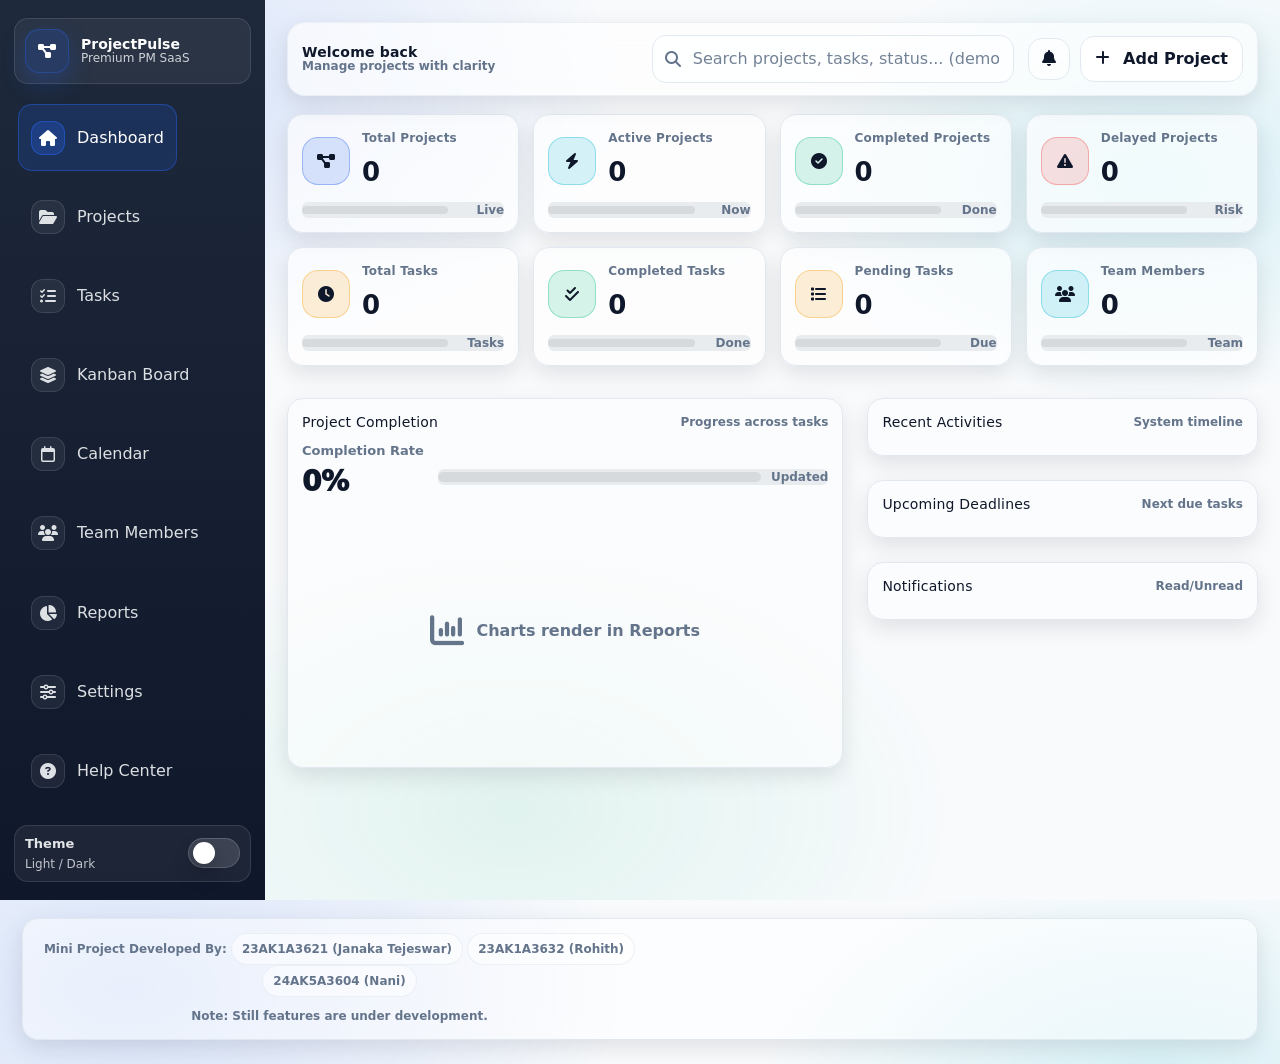
<file: index.html>
<!doctype html>
<html lang="en">
<head>
  <meta charset="utf-8" />
  <meta name="viewport" content="width=device-width, initial-scale=1" />
  <title>Project Management System</title>
  <link href="https://cdn.jsdelivr.net/npm/bootstrap@5.3.3/dist/css/bootstrap.min.css" rel="stylesheet">
  <link href="https://cdnjs.cloudflare.com/ajax/libs/font-awesome/6.5.0/css/all.min.css" rel="stylesheet">
  <link rel="stylesheet" href="style.css" />
</head>
<body>
  <div class="container-app">
    <!-- Sidebar -->
    <aside class="sidebar" id="app_sidebar">
      <div class="brand">
        <div class="logo"><i class="fa-solid fa-diagram-project"></i></div>
        <div class="title">
          <strong>ProjectPulse</strong>
          <span>Premium PM SaaS</span>
        </div>
      </div>

      <div class="nav">
        <div class="item active" id="nav_dashboard" data-page="dashboard.html">
          <div class="ico"><i class="fa-solid fa-house"></i></div>
          <div class="txt">Dashboard</div>
        </div>
        <div class="item" id="nav_projects" data-page="projects.html">
          <div class="ico"><i class="fa-solid fa-folder-open"></i></div>
          <div class="txt">Projects</div>
        </div>
        <div class="item" id="nav_tasks" data-page="tasks.html">
          <div class="ico"><i class="fa-solid fa-list-check"></i></div>
          <div class="txt">Tasks</div>
        </div>
        <div class="item" id="nav_kanban" data-page="kanban.html">
          <div class="ico"><i class="fa-solid fa-layer-group"></i></div>
          <div class="txt">Kanban Board</div>
        </div>
        <div class="item" id="nav_calendar" data-page="calendar.html">
          <div class="ico"><i class="fa-regular fa-calendar"></i></div>
          <div class="txt">Calendar</div>
        </div>
        <div class="item" id="nav_team" data-page="team.html">
          <div class="ico"><i class="fa-solid fa-users"></i></div>
          <div class="txt">Team Members</div>
        </div>
        <div class="item" id="nav_reports" data-page="reports.html">
          <div class="ico"><i class="fa-solid fa-chart-pie"></i></div>
          <div class="txt">Reports</div>
        </div>
        <div class="item" id="nav_settings" data-page="settings.html">
          <div class="ico"><i class="fa-solid fa-sliders"></i></div>
          <div class="txt">Settings</div>
        </div>
        <div class="item" id="nav_help" data-page="about.html">
          <div class="ico"><i class="fa-solid fa-circle-question"></i></div>
          <div class="txt">Help Center</div>
        </div>
      </div>

      <div class="bottom">
        <div class="theme-toggle">
          <div class="label">
            <strong>Theme</strong>
            <span>Light / Dark</span>
          </div>
          <label class="switch mb-0">
            <input type="checkbox" id="theme_toggle_checkbox" />
            <span class="slider"></span>
          </label>
        </div>
      </div>
    </aside>

    <!-- Main -->
    <main class="main">
      <div class="topbar">
        <button class="hamburger" id="sidebar_hamburger" aria-label="Toggle sidebar">
          <i class="fa-solid fa-bars"></i>
        </button>

        <div class="left">
          <div style="display:flex; flex-direction:column; line-height:1.1;">
            <strong style="font-size:14px; letter-spacing:.2px;">Welcome back</strong>
            <span style="font-size:12px; color:var(--muted); font-weight:800;">Manage projects with clarity</span>
          </div>
        </div>

        <div class="search">
          <i class="fa-solid fa-magnifying-glass"></i>
          <input type="text" placeholder="Search projects, tasks, status... (demo)" />
        </div>

        <div class="right">
          <button class="icon-btn" title="Notifications">
            <i class="fa-solid fa-bell"></i>
            <span class="badge-dot" id="notif_dot" style="display:none;"></span>
          </button>
          <button class="btn secondary" id="quick_add_project"><i class="fa-solid fa-plus me-2"></i> Add Project</button>
        </div>
      </div>

      <!-- Dashboard -->
      <section class="section" data-page-content>
        <div class="grid dashboard-cards">
          <div class="stat-card total" style="grid-column: span 3;">
            <div class="row">
              <div class="left">
                <div class="icon-box"><i class="fa-solid fa-diagram-project"></i></div>
                <div class="meta">
                  <div class="k">Total Projects</div>
                  <div class="v" id="stat_total_projects">0</div>
                </div>
              </div>
            </div>
            <div class="progress">
              <div class="bar"><span id="stat_total_projects_bar" style="width:0%"></span></div>
              <div class="pct">Live</div>
            </div>
          </div>

          <div class="stat-card active" style="grid-column: span 3;">
            <div class="row">
              <div class="left">
                <div class="icon-box"><i class="fa-solid fa-bolt"></i></div>
                <div class="meta">
                  <div class="k">Active Projects</div>
                  <div class="v" id="stat_active_projects">0</div>
                </div>
              </div>
            </div>
            <div class="progress">
              <div class="bar"><span style="background: linear-gradient(90deg, rgba(6,182,212,1), rgba(37,99,235,1));" id="stat_active_projects_bar">&nbsp;</span></div>
              <div class="pct">Now</div>
            </div>
          </div>

          <div class="stat-card completed" style="grid-column: span 3;">
            <div class="row">
              <div class="left">
                <div class="icon-box"><i class="fa-solid fa-circle-check"></i></div>
                <div class="meta">
                  <div class="k">Completed Projects</div>
                  <div class="v" id="stat_completed_projects">0</div>
                </div>
              </div>
            </div>
            <div class="progress">
              <div class="bar"><span style="background: linear-gradient(90deg, rgba(16,185,129,1), rgba(6,182,212,1));" id="stat_completed_projects_bar">&nbsp;</span></div>
              <div class="pct">Done</div>
            </div>
          </div>

          <div class="stat-card delayed" style="grid-column: span 3;">
            <div class="row">
              <div class="left">
                <div class="icon-box"><i class="fa-solid fa-triangle-exclamation"></i></div>
                <div class="meta">
                  <div class="k">Delayed Projects</div>
                  <div class="v" id="stat_delayed_projects">0</div>
                </div>
              </div>
            </div>
            <div class="progress">
              <div class="bar"><span style="background: linear-gradient(90deg, rgba(239,68,68,1), rgba(245,158,11,1));" id="stat_delayed_projects_bar">&nbsp;</span></div>
              <div class="pct">Risk</div>
            </div>
          </div>

          <div class="stat-card pending" style="grid-column: span 3;">
            <div class="row">
              <div class="left">
                <div class="icon-box" style="border-color: rgba(245,158,11,.35); background: rgba(245,158,11,.16)"><i class="fa-solid fa-clock"></i></div>
                <div class="meta">
                  <div class="k">Total Tasks</div>
                  <div class="v" id="stat_total_tasks">0</div>
                </div>
              </div>
            </div>
            <div class="progress">
              <div class="bar"><span style="background: linear-gradient(90deg, rgba(245,158,11,1), rgba(37,99,235,1));" id="stat_total_tasks_bar">&nbsp;</span></div>
              <div class="pct">Tasks</div>
            </div>
          </div>

          <div class="stat-card completed" style="grid-column: span 3;">
            <div class="row">
              <div class="left">
                <div class="icon-box"><i class="fa-solid fa-check-double"></i></div>
                <div class="meta">
                  <div class="k">Completed Tasks</div>
                  <div class="v" id="stat_completed_tasks">0</div>
                </div>
              </div>
            </div>
            <div class="progress">
              <div class="bar"><span style="background: linear-gradient(90deg, rgba(16,185,129,1), rgba(6,182,212,1));" id="stat_completed_tasks_bar">&nbsp;</span></div>
              <div class="pct">Done</div>
            </div>
          </div>

          <div class="stat-card pending" style="grid-column: span 3;">
            <div class="row">
              <div class="left">
                <div class="icon-box" style="border-color: rgba(245,158,11,.35); background: rgba(245,158,11,.16)"><i class="fa-solid fa-list"></i></div>
                <div class="meta">
                  <div class="k">Pending Tasks</div>
                  <div class="v" id="stat_pending_tasks">0</div>
                </div>
              </div>
            </div>
            <div class="progress">
              <div class="bar"><span style="background: linear-gradient(90deg, rgba(245,158,11,1), rgba(239,68,68,1));" id="stat_pending_tasks_bar">&nbsp;</span></div>
              <div class="pct">Due</div>
            </div>
          </div>

          <div class="stat-card active" style="grid-column: span 3;">
            <div class="row">
              <div class="left">
                <div class="icon-box"><i class="fa-solid fa-users"></i></div>
                <div class="meta">
                  <div class="k">Team Members</div>
                  <div class="v" id="stat_team_members">0</div>
                </div>
              </div>
            </div>
            <div class="progress">
              <div class="bar"><span style="background: linear-gradient(90deg, rgba(6,182,212,1), rgba(37,99,235,1));" id="stat_team_members_bar">&nbsp;</span></div>
              <div class="pct">Team</div>
            </div>
          </div>
        </div>

        <div class="row g-4 mt-2">
          <div class="col-12 col-lg-7">
            <div class="panel">
              <div class="hd">
                <h3>Project Completion</h3>
                <span>Progress across tasks</span>
              </div>
              <div class="body pb-3">
                <div style="display:flex; align-items:center; justify-content:space-between; gap:14px; padding:0 0 8px;">
                  <div>
                    <div style="font-size:13px; color:var(--muted); font-weight:900;">Completion Rate</div>
                    <div style="font-size:28px; font-weight:1000; letter-spacing:-.5px;" id="project_completion_pct">0%</div>
                  </div>
                  <div style="min-width:220px; flex:1;">
                    <div class="progress">
                      <div class="bar" style="height:10px;">
                        <span id="project_completion_bar" style="width:0%"></span>
                      </div>
                      <div class="pct">Updated</div>
                    </div>
                  </div>
                </div>

                <div style="height:240px; display:flex; align-items:center; justify-content:center; color:var(--muted); font-weight:900;">
                  <i class="fa-solid fa-chart-column" style="font-size:34px;"></i>
                  <div style="margin-left:12px;">
                    Charts render in Reports
                  </div>
                </div>
              </div>
            </div>
          </div>

          <div class="col-12 col-lg-5">
            <div class="panel">
              <div class="hd">
                <h3>Recent Activities</h3>
                <span>System timeline</span>
              </div>
              <div class="body">
                <div class="list" id="recent_activities_list"></div>
              </div>
            </div>

            <div class="panel mt-4">
              <div class="hd">
                <h3>Upcoming Deadlines</h3>
                <span>Next due tasks</span>
              </div>
              <div class="body">
                <div class="list" id="upcoming_deadlines_list"></div>
              </div>
            </div>

            <div class="panel mt-4">
              <div class="hd">
                <h3>Notifications</h3>
                <span>Read/Unread</span>
              </div>
              <div class="body">
                <div class="list" id="notifications_list"></div>
              </div>
            </div>
          </div>
        </div>
      </section>
    </main>
  </div>

  <footer style="margin: left 40px; padding:18px 22px 24px;">
    <div class="panel" style="border-radius:16px; padding:14px 16px; background: rgba(255,255,255,.45);">
<div style="display:flex; flex-wrap:wrap; gap:10px; justify-content:flex-start; align-items:center; padding-left:50%; transform:translateX(-50%);">
        <div style="color:var(--muted); font-weight:900; font-size:12px;">
          Mini Project Developed By:
          <span class="kbd">23AK1A3621 (Janaka Tejeswar)</span>
          <span class="kbd">23AK1A3632 (Rohith)</span>
          <span class="kbd">24AK5A3604 (Nani)</span>
        </div>
        <div style="color:var(--muted); font-weight:900; font-size:12px;">
          Note: Still features are under development.
        </div>
      </div>
    </div>
  </footer>

  <script>
    // Simple sidebar navigation
    const items = document.querySelectorAll('.sidebar .item[data-page]');
    items.forEach(it=>{
      it.addEventListener('click', ()=>{
        location.href = it.getAttribute('data-page');
      });
    });

    const hb = document.getElementById('sidebar_hamburger');
    const sb = document.getElementById('app_sidebar');
    if(hb && sb){
      hb.addEventListener('click', ()=> sb.classList.toggle('open'));
    }
  </script>

  <script src="script.js"></script>
</body>
</html>
</file>
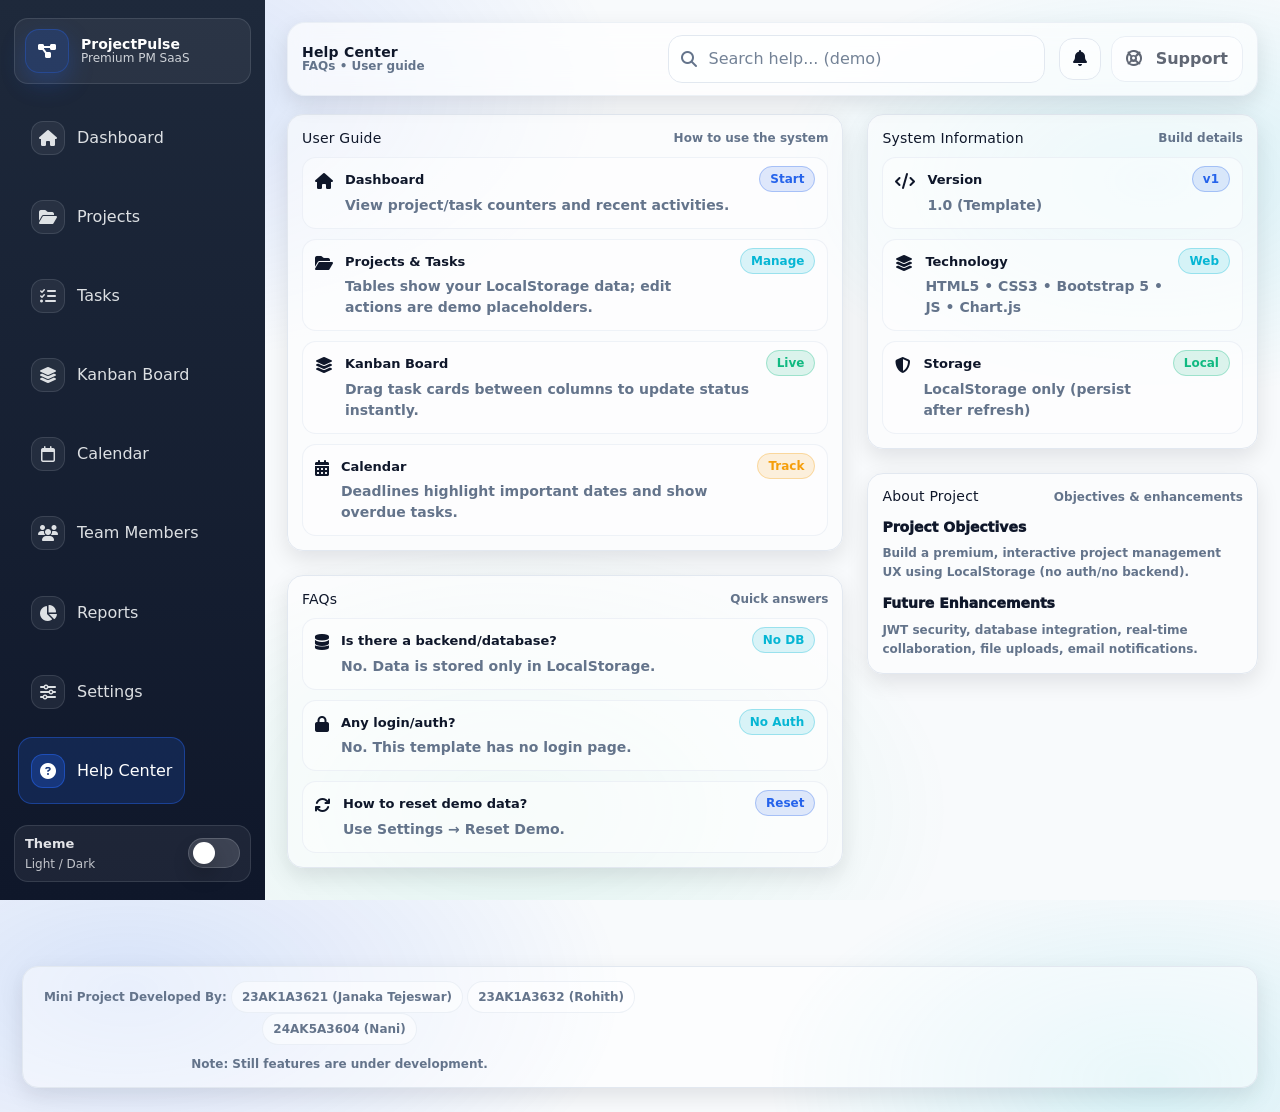
<file: about.html>
<!doctype html>
<html lang="en">
<head>
  <meta charset="utf-8" />
  <meta name="viewport" content="width=device-width, initial-scale=1" />
  <title>Help Center & About - Project Management System</title>
  <link href="https://cdn.jsdelivr.net/npm/bootstrap@5.3.3/dist/css/bootstrap.min.css" rel="stylesheet">
  <link href="https://cdnjs.cloudflare.com/ajax/libs/font-awesome/6.5.0/css/all.min.css" rel="stylesheet">
  <link rel="stylesheet" href="style.css" />
</head>
<body data-page="about">
  <div class="container-app">
    <aside class="sidebar" id="app_sidebar">
      <div class="brand">
        <div class="logo"><i class="fa-solid fa-diagram-project"></i></div>
        <div class="title"><strong>ProjectPulse</strong><span>Premium PM SaaS</span></div>
      </div>

      <div class="nav">
        <div class="item" id="nav_dashboard" data-page="dashboard.html"><div class="ico"><i class="fa-solid fa-house"></i></div><div class="txt">Dashboard</div></div>
        <div class="item" id="nav_projects" data-page="projects.html"><div class="ico"><i class="fa-solid fa-folder-open"></i></div><div class="txt">Projects</div></div>
        <div class="item" id="nav_tasks" data-page="tasks.html"><div class="ico"><i class="fa-solid fa-list-check"></i></div><div class="txt">Tasks</div></div>
        <div class="item" id="nav_kanban" data-page="kanban.html"><div class="ico"><i class="fa-solid fa-layer-group"></i></div><div class="txt">Kanban Board</div></div>
        <div class="item" id="nav_calendar" data-page="calendar.html"><div class="ico"><i class="fa-regular fa-calendar"></i></div><div class="txt">Calendar</div></div>
        <div class="item" id="nav_team" data-page="team.html"><div class="ico"><i class="fa-solid fa-users"></i></div><div class="txt">Team Members</div></div>
        <div class="item" id="nav_reports" data-page="reports.html"><div class="ico"><i class="fa-solid fa-chart-pie"></i></div><div class="txt">Reports</div></div>
        <div class="item" id="nav_settings" data-page="settings.html"><div class="ico"><i class="fa-solid fa-sliders"></i></div><div class="txt">Settings</div></div>
        <div class="item active" id="nav_help" data-page="about.html"><div class="ico"><i class="fa-solid fa-circle-question"></i></div><div class="txt">Help Center</div></div>
      </div>

      <div class="bottom">
        <div class="theme-toggle">
          <div class="label"><strong>Theme</strong><span>Light / Dark</span></div>
          <label class="switch mb-0"><input type="checkbox" id="theme_toggle_checkbox" /><span class="slider"></span></label>
        </div>
      </div>
    </aside>

    <main class="main">
      <div class="topbar">
        <button class="hamburger" id="sidebar_hamburger" aria-label="Toggle sidebar"><i class="fa-solid fa-bars"></i></button>
        <div class="left">
          <div style="display:flex; flex-direction:column; line-height:1.1;">
            <strong style="font-size:14px; letter-spacing:.2px;">Help Center</strong>
            <span style="font-size:12px; color:var(--muted); font-weight:800;">FAQs • User guide</span>
          </div>
        </div>
        <div class="search"><i class="fa-solid fa-magnifying-glass"></i><input type="text" placeholder="Search help... (demo)" /></div>
        <div class="right">
          <button class="icon-btn" title="Notifications"><i class="fa-solid fa-bell"></i><span class="badge-dot" id="notif_dot" style="display:none;"></span></button>
          <button class="btn secondary" disabled><i class="fa-solid fa-life-ring me-2"></i> Support</button>
        </div>
      </div>

      <section class="section">
        <div class="row g-4">
          <div class="col-12 col-lg-7">
            <div class="panel">
              <div class="hd"><h3>User Guide</h3><span>How to use the system</span></div>
              <div class="body">
                <div class="list">
                  <div class="list-item">
                    <div class="li-left">
                      <div class="ico"><i class="fa-solid fa-house"></i></div>
                      <div class="txt">
                        <strong>Dashboard</strong>
                        <small>View project/task counters and recent activities.</small>
                      </div>
                    </div>
                    <div class="li-right"><span class="pill primary" style="padding:5px 10px;">Start</span></div>
                  </div>

                  <div class="list-item">
                    <div class="li-left">
                      <div class="ico"><i class="fa-solid fa-folder-open"></i></div>
                      <div class="txt">
                        <strong>Projects & Tasks</strong>
                        <small>Tables show your LocalStorage data; edit actions are demo placeholders.</small>
                      </div>
                    </div>
                    <div class="li-right"><span class="pill cyan" style="padding:5px 10px;">Manage</span></div>
                  </div>

                  <div class="list-item">
                    <div class="li-left">
                      <div class="ico"><i class="fa-solid fa-layer-group"></i></div>
                      <div class="txt">
                        <strong>Kanban Board</strong>
                        <small>Drag task cards between columns to update status instantly.</small>
                      </div>
                    </div>
                    <div class="li-right"><span class="pill green" style="padding:5px 10px;">Live</span></div>
                  </div>

                  <div class="list-item">
                    <div class="li-left">
                      <div class="ico"><i class="fa-solid fa-calendar-days"></i></div>
                      <div class="txt">
                        <strong>Calendar</strong>
                        <small>Deadlines highlight important dates and show overdue tasks.</small>
                      </div>
                    </div>
                    <div class="li-right"><span class="pill amber" style="padding:5px 10px;">Track</span></div>
                  </div>

                </div>
              </div>
            </div>

            <div class="panel mt-4">
              <div class="hd"><h3>FAQs</h3><span>Quick answers</span></div>
              <div class="body">
                <div class="list">
                  <div class="list-item"><div class="li-left"><div class="ico"><i class="fa-solid fa-database"></i></div><div class="txt"><strong>Is there a backend/database?</strong><small>No. Data is stored only in LocalStorage.</small></div></div><div class="li-right"><span class="pill cyan" style="padding:5px 10px;">No DB</span></div></div>
                  <div class="list-item"><div class="li-left"><div class="ico"><i class="fa-solid fa-lock"></i></div><div class="txt"><strong>Any login/auth?</strong><small>No. This template has no login page.</small></div></div><div class="li-right"><span class="pill cyan" style="padding:5px 10px;">No Auth</span></div></div>
                  <div class="list-item"><div class="li-left"><div class="ico"><i class="fa-solid fa-arrows-rotate"></i></div><div class="txt"><strong>How to reset demo data?</strong><small>Use Settings → Reset Demo.</small></div></div><div class="li-right"><span class="pill primary" style="padding:5px 10px;">Reset</span></div></div>
                </div>
              </div>
            </div>
          </div>

          <div class="col-12 col-lg-5">
            <div class="panel">
              <div class="hd"><h3>System Information</h3><span>Build details</span></div>
              <div class="body">
                <div class="list">
                  <div class="list-item"><div class="li-left"><div class="ico"><i class="fa-solid fa-code"></i></div><div class="txt"><strong>Version</strong><small>1.0 (Template)</small></div></div><div class="li-right"><span class="pill primary" style="padding:5px 10px;">v1</span></div></div>
                  <div class="list-item"><div class="li-left"><div class="ico"><i class="fa-solid fa-layer-group"></i></div><div class="txt"><strong>Technology</strong><small>HTML5 • CSS3 • Bootstrap 5 • JS • Chart.js</small></div></div><div class="li-right"><span class="pill cyan" style="padding:5px 10px;">Web</span></div></div>
                  <div class="list-item"><div class="li-left"><div class="ico"><i class="fa-solid fa-shield-halved"></i></div><div class="txt"><strong>Storage</strong><small>LocalStorage only (persist after refresh)</small></div></div><div class="li-right"><span class="pill green" style="padding:5px 10px;">Local</span></div></div>
                </div>
              </div>
            </div>

            <div class="panel mt-4">
              <div class="hd"><h3>About Project</h3><span>Objectives & enhancements</span></div>
              <div class="body">
                <div style="color:var(--muted); font-weight:900; font-size:12px; line-height:1.6;">
                  <div style="color:var(--text); font-size:14px; font-weight:1000; margin-bottom:6px;">Project Objectives</div>
                  Build a premium, interactive project management UX using LocalStorage (no auth/no backend).
                  <div style="height:10px"></div>
                  <div style="color:var(--text); font-size:14px; font-weight:1000; margin-bottom:6px;">Future Enhancements</div>
                  JWT security, database integration, real-time collaboration, file uploads, email notifications.
                </div>
              </div>
            </div>
          </div>
        </div>
      </section>
    </main>
  </div>

  <script>
    const items = document.querySelectorAll('.sidebar .item[data-page]');
    items.forEach(it => it.addEventListener('click', () => location.href = it.getAttribute('data-page')));
    const hb = document.getElementById('sidebar_hamburger');
    const sb = document.getElementById('app_sidebar');
    if(hb && sb) hb.addEventListener('click', () => sb.classList.toggle('open'));
  </script>

  <script src="script.js"></script>

  <footer style="margin-left:0; padding:18px 22px 24px;">
    <div class="panel" style="border-radius:16px; padding:14px 16px; background: rgba(255,255,255,.45);">
<div style="display:flex; flex-wrap:wrap; gap:10px; justify-content:flex-start; align-items:center; padding-left:50%; transform:translateX(-50%);">
        <div style="color:var(--muted); font-weight:900; font-size:12px;">
          Mini Project Developed By:
          <span class="kbd">23AK1A3621 (Janaka Tejeswar)</span>
          <span class="kbd">23AK1A3632 (Rohith)</span>
          <span class="kbd">24AK5A3604 (Nani)</span>
        </div>
        <div style="color:var(--muted); font-weight:900; font-size:12px;">
          Note: Still features are under development.
        </div>
      </div>
    </div>
  </footer>
</body>
</html>
</file>
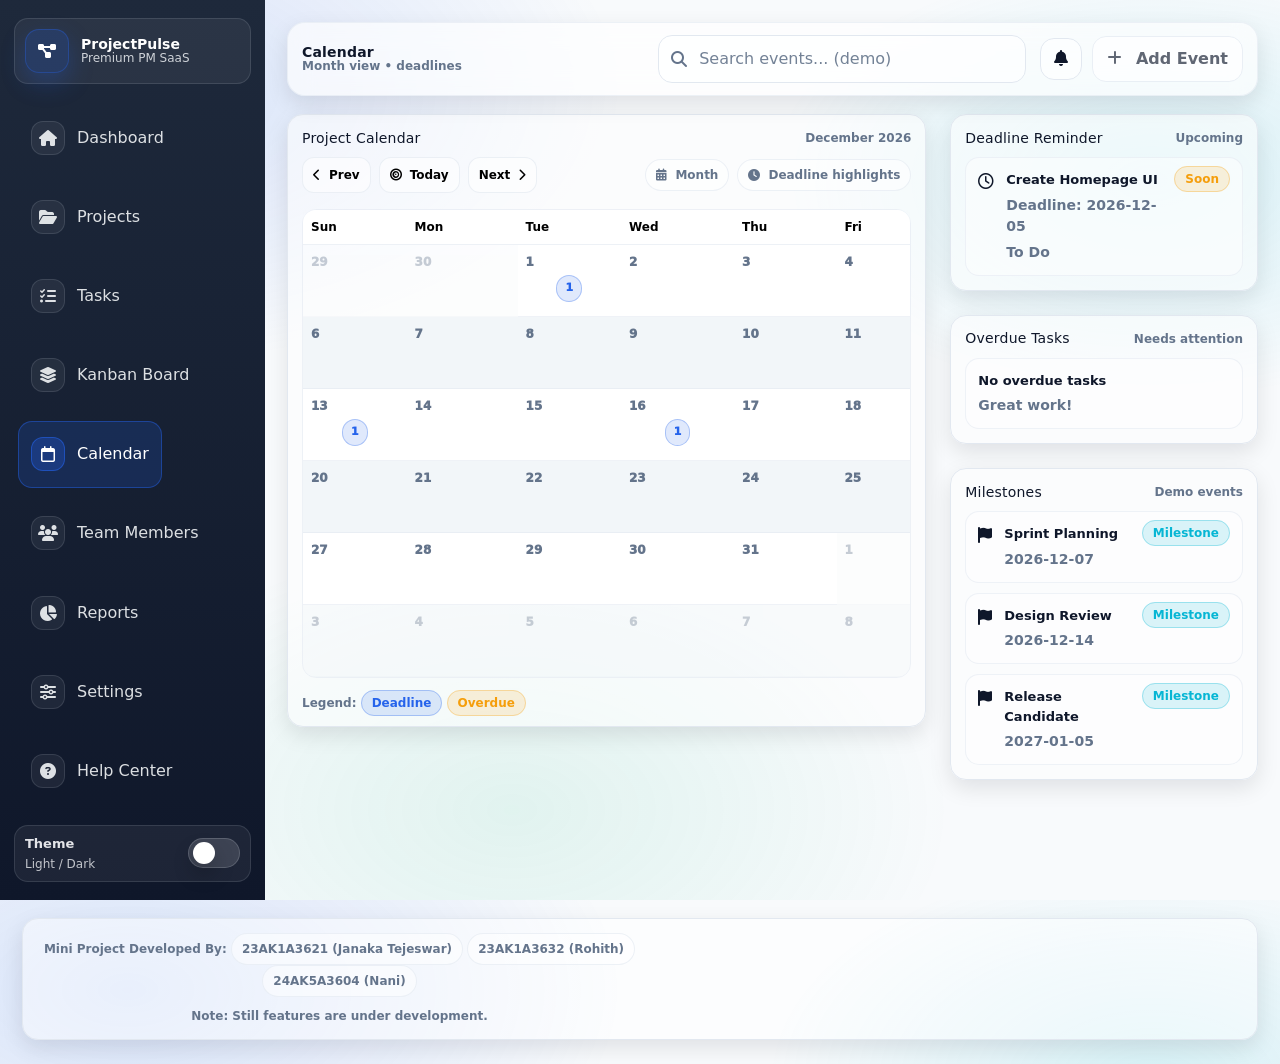
<file: calendar.html>
<!doctype html>
<html lang="en">
<head>
  <meta charset="utf-8" />
  <meta name="viewport" content="width=device-width, initial-scale=1" />
  <title>Calendar - Project Management System</title>
  <link href="https://cdn.jsdelivr.net/npm/bootstrap@5.3.3/dist/css/bootstrap.min.css" rel="stylesheet">
  <link href="https://cdnjs.cloudflare.com/ajax/libs/font-awesome/6.5.0/css/all.min.css" rel="stylesheet">
  <link rel="stylesheet" href="style.css" />
</head>
<body data-page="calendar">
  <div class="container-app">
    <aside class="sidebar" id="app_sidebar">
      <div class="brand">
        <div class="logo"><i class="fa-solid fa-diagram-project"></i></div>
        <div class="title"><strong>ProjectPulse</strong><span>Premium PM SaaS</span></div>
      </div>

      <div class="nav">
        <div class="item" id="nav_dashboard" data-page="dashboard.html"><div class="ico"><i class="fa-solid fa-house"></i></div><div class="txt">Dashboard</div></div>
        <div class="item" id="nav_projects" data-page="projects.html"><div class="ico"><i class="fa-solid fa-folder-open"></i></div><div class="txt">Projects</div></div>
        <div class="item" id="nav_tasks" data-page="tasks.html"><div class="ico"><i class="fa-solid fa-list-check"></i></div><div class="txt">Tasks</div></div>
        <div class="item" id="nav_kanban" data-page="kanban.html"><div class="ico"><i class="fa-solid fa-layer-group"></i></div><div class="txt">Kanban Board</div></div>
        <div class="item active" id="nav_calendar" data-page="calendar.html"><div class="ico"><i class="fa-regular fa-calendar"></i></div><div class="txt">Calendar</div></div>
        <div class="item" id="nav_team" data-page="team.html"><div class="ico"><i class="fa-solid fa-users"></i></div><div class="txt">Team Members</div></div>
        <div class="item" id="nav_reports" data-page="reports.html"><div class="ico"><i class="fa-solid fa-chart-pie"></i></div><div class="txt">Reports</div></div>
        <div class="item" id="nav_settings" data-page="settings.html"><div class="ico"><i class="fa-solid fa-sliders"></i></div><div class="txt">Settings</div></div>
        <div class="item" id="nav_help" data-page="about.html"><div class="ico"><i class="fa-solid fa-circle-question"></i></div><div class="txt">Help Center</div></div>
      </div>

      <div class="bottom">
        <div class="theme-toggle">
          <div class="label"><strong>Theme</strong><span>Light / Dark</span></div>
          <label class="switch mb-0"><input type="checkbox" id="theme_toggle_checkbox" /><span class="slider"></span></label>
        </div>
      </div>
    </aside>

    <main class="main">
      <div class="topbar">
        <button class="hamburger" id="sidebar_hamburger" aria-label="Toggle sidebar"><i class="fa-solid fa-bars"></i></button>

        <div class="left">
          <div style="display:flex; flex-direction:column; line-height:1.1;">
            <strong style="font-size:14px; letter-spacing:.2px;">Calendar</strong>
            <span style="font-size:12px; color:var(--muted); font-weight:800;">Month view • deadlines</span>
          </div>
        </div>

        <div class="search">
          <i class="fa-solid fa-magnifying-glass"></i>
          <input type="text" placeholder="Search events... (demo)" />
        </div>

        <div class="right">
          <button class="icon-btn" title="Notifications"><i class="fa-solid fa-bell"></i><span class="badge-dot" id="notif_dot" style="display:none;"></span></button>
          <button class="btn secondary" disabled><i class="fa-solid fa-plus me-2"></i> Add Event</button>
        </div>
      </div>

      <section class="section">
        <div class="row g-4">
          <div class="col-12 col-lg-8">
            <div class="panel">
              <div class="hd"><h3>Project Calendar</h3><span id="calendar_range_label">—</span></div>
              <div class="body">
                <div class="d-flex align-items-center justify-content-between flex-wrap gap-2 mb-3">
                  <div class="d-flex gap-2">
                    <button class="sm-btn" id="cal_prev"><i class="fa-solid fa-chevron-left me-2"></i>Prev</button>
                    <button class="sm-btn" id="cal_today"><i class="fa-solid fa-bullseye me-2"></i>Today</button>
                    <button class="sm-btn" id="cal_next">Next<i class="fa-solid fa-chevron-right ms-2"></i></button>
                  </div>
                  <div class="d-flex gap-2">
                    <span class="kbd"><i class="fa-solid fa-calendar-days"></i> Month</span>
                    <span class="kbd"><i class="fa-solid fa-clock"></i> Deadline highlights</span>
                  </div>
                </div>

                <div class="table-wrap">
                  <table class="table mb-0" style="min-width:720px;">
                    <thead>
                      <tr><th>Sun</th><th>Mon</th><th>Tue</th><th>Wed</th><th>Thu</th><th>Fri</th><th>Sat</th></tr>
                    </thead>
                    <tbody id="calendar_grid"></tbody>
                  </table>
                </div>

                <div class="mt-3" style="color:var(--muted); font-weight:900; font-size:12px;">
                  Legend: <span class="pill primary" style="padding:5px 10px;">Deadline</span>
                  <span class="pill amber" style="padding:5px 10px;">Overdue</span>
                </div>
              </div>
            </div>
          </div>

          <div class="col-12 col-lg-4">
            <div class="panel">
              <div class="hd"><h3>Deadline Reminder</h3><span>Upcoming</span></div>
              <div class="body"><div class="list" id="calendar_upcoming"></div></div>
            </div>

            <div class="panel mt-4">
              <div class="hd"><h3>Overdue Tasks</h3><span>Needs attention</span></div>
              <div class="body"><div class="list" id="calendar_overdue"></div></div>
            </div>

            <div class="panel mt-4">
              <div class="hd"><h3>Milestones</h3><span>Demo events</span></div>
              <div class="body"><div class="list" id="calendar_milestones"></div></div>
            </div>
          </div>
        </div>
      </section>
    </main>
  </div>

  <script>
    const items = document.querySelectorAll('.sidebar .item[data-page]');
    items.forEach(it => it.addEventListener('click', () => location.href = it.getAttribute('data-page')));
    const hb = document.getElementById('sidebar_hamburger');
    const sb = document.getElementById('app_sidebar');
    if(hb && sb) hb.addEventListener('click', () => sb.classList.toggle('open'));

    function loadTasks(){
      try{ return JSON.parse(localStorage.getItem('pms_tasks')||'[]'); }catch{ return []; }
    }
    const tasks = loadTasks();

    const grid = document.getElementById('calendar_grid');
    const label = document.getElementById('calendar_range_label');
    const upcomingEl = document.getElementById('calendar_upcoming');
    const overdueEl = document.getElementById('calendar_overdue');
    const milestonesEl = document.getElementById('calendar_milestones');

    const deadlineMap = new Map();
    tasks.forEach(t => {
      if(!t.deadline) return;
      const key = t.deadline;
      if(!deadlineMap.has(key)) deadlineMap.set(key, []);
      deadlineMap.get(key).push(t);
    });

    const today = new Date();
    let view = new Date(today.getFullYear(), today.getMonth(), 1);

    const fmtDay = (d)=> d.toISOString().slice(0,10);

    function renderMonth(){
      const y = view.getFullYear();
      const m = view.getMonth();
      const first = new Date(y,m,1);
      const firstDay = first.getDay();
      const weeks = [];

      const startDate = new Date(y,m,1-firstDay);
      for(let w=0; w<6; w++){
        const week = [];
        for(let d=0; d<7; d++){
          const cur = new Date(startDate);
          cur.setDate(startDate.getDate()+w*7+d);
          week.push(cur);
        }
        weeks.push(week);
      }

      if(label) label.textContent = view.toLocaleString([], {month:'long', year:'numeric'});
      if(!grid) return;

      const html = weeks.map(week=>{
        const tds = week.map(day=>{
          const key = fmtDay(day);
          const inMonth = day.getMonth()===m;
          const list = deadlineMap.get(key) || [];
          const overdue = list.some(t => t.deadline && new Date(t.deadline).getTime() < Date.now() && !['Completed','Cancelled'].includes(t.status));

          const cls = overdue ? 'pill amber' : 'pill primary';
          const badge = list.length ? `<div style="margin-top:4px; display:flex; justify-content:center;"><span class="${cls}" style="padding:4px 8px; font-size:11px; font-weight:1000;">${list.length}</span></div>` : '';

          return `<td style="height:72px; vertical-align:top; opacity:${inMonth?1:.35};">
                    <div style="font-weight:1000; font-size:12px; color:var(--muted);">${day.getDate()}</div>
                    ${badge}
                  </td>`;
        }).join('');
        return `<tr>${tds}</tr>`;
      }).join('');

      grid.innerHTML = html;
    }

    function renderUpcoming(){
      if(!upcomingEl) return;
      const now = Date.now();
      const upcoming = tasks
        .filter(t=>t.deadline)
        .map(t=>({t, dt: new Date(t.deadline)}))
        .filter(x => x.dt.getTime() >= now && x.dt.getTime() <= now + 7*24*3600*1000 && !['Completed','Cancelled'].includes(x.t.status))
        .sort((a,b)=>a.dt-b.dt)
        .slice(0,8)
        .map(x=>x.t);

      upcomingEl.innerHTML = upcoming.length
        ? upcoming.map(t=>`
            <div class="list-item">
              <div class="li-left">
                <div class="ico"><i class="fa-regular fa-clock"></i></div>
                <div class="txt">
                  <strong>${t.name}</strong>
                  <small>Deadline: ${t.deadline}</small>
                  <small>${t.status}</small>
                </div>
              </div>
              <div class="li-right"><span class="pill amber" style="padding:5px 10px;">Soon</span></div>
            </div>
          `).join('')
        : '<div class="list-item"><div class="li-left"><div class="txt"><strong>No upcoming deadlines</strong><small>You\'re on track.</small></div></div></div>';
    }

    function renderOverdue(){
      if(!overdueEl) return;
      const overdue = tasks
        .filter(t=>t.deadline)
        .filter(t => !['Completed','Cancelled'].includes(t.status) && new Date(t.deadline).getTime() < Date.now())
        .slice(0,8);

      overdueEl.innerHTML = overdue.length
        ? overdue.map(t=>`
            <div class="list-item">
              <div class="li-left">
                <div class="ico"><i class="fa-solid fa-triangle-exclamation"></i></div>
                <div class="txt">
                  <strong>${t.name}</strong>
                  <small>Deadline: ${t.deadline}</small>
                  <small>Status: ${t.status}</small>
                </div>
              </div>
              <div class="li-right"><span class="pill red" style="padding:5px 10px;">Overdue</span></div>
            </div>
          `).join('')
        : '<div class="list-item"><div class="li-left"><div class="txt"><strong>No overdue tasks</strong><small>Great work!</small></div></div></div>';
    }

    function renderMilestones(){
      if(!milestonesEl) return;
      const demo = [
        {title:'Sprint Planning', date: new Date(today.getFullYear(), today.getMonth(), today.getDate()+3).toISOString().slice(0,10)},
        {title:'Design Review', date: new Date(today.getFullYear(), today.getMonth(), today.getDate()+10).toISOString().slice(0,10)},
        {title:'Release Candidate', date: new Date(today.getFullYear(), today.getMonth()+1, 5).toISOString().slice(0,10)}
      ];
      milestonesEl.innerHTML = demo.map(m=>`
        <div class="list-item">
          <div class="li-left">
            <div class="ico"><i class="fa-solid fa-flag"></i></div>
            <div class="txt"><strong>${m.title}</strong><small>${m.date}</small></div>
          </div>
          <div class="li-right"><span class="pill cyan" style="padding:5px 10px;">Milestone</span></div>
        </div>
      `).join('');
    }

    document.getElementById('cal_prev')?.addEventListener('click', ()=>{ view.setMonth(view.getMonth()-1); renderMonth();});
    document.getElementById('cal_next')?.addEventListener('click', ()=>{ view.setMonth(view.getMonth()+1); renderMonth();});
    document.getElementById('cal_today')?.addEventListener('click', ()=>{ view = new Date(today.getFullYear(), today.getMonth(), 1); renderMonth();});

    renderMonth();
    renderUpcoming();
    renderOverdue();
    renderMilestones();
  </script>

  <script src="script.js"></script>

  <footer style="margin-left:0; padding:18px 22px 24px;">
    <div class="panel" style="border-radius:16px; padding:14px 16px; background: rgba(255,255,255,.45);">
<div style="display:flex; flex-wrap:wrap; gap:10px; justify-content:flex-start; align-items:center; padding-left:50%; transform:translateX(-50%);">
        <div style="color:var(--muted); font-weight:900; font-size:12px;">
          Mini Project Developed By:
          <span class="kbd">23AK1A3621 (Janaka Tejeswar)</span>
          <span class="kbd">23AK1A3632 (Rohith)</span>
          <span class="kbd">24AK5A3604 (Nani)</span>
        </div>
        <div style="color:var(--muted); font-weight:900; font-size:12px;">
          Note: Still features are under development.
        </div>
      </div>
    </div>
  </footer>
</body>
</html>
</file>
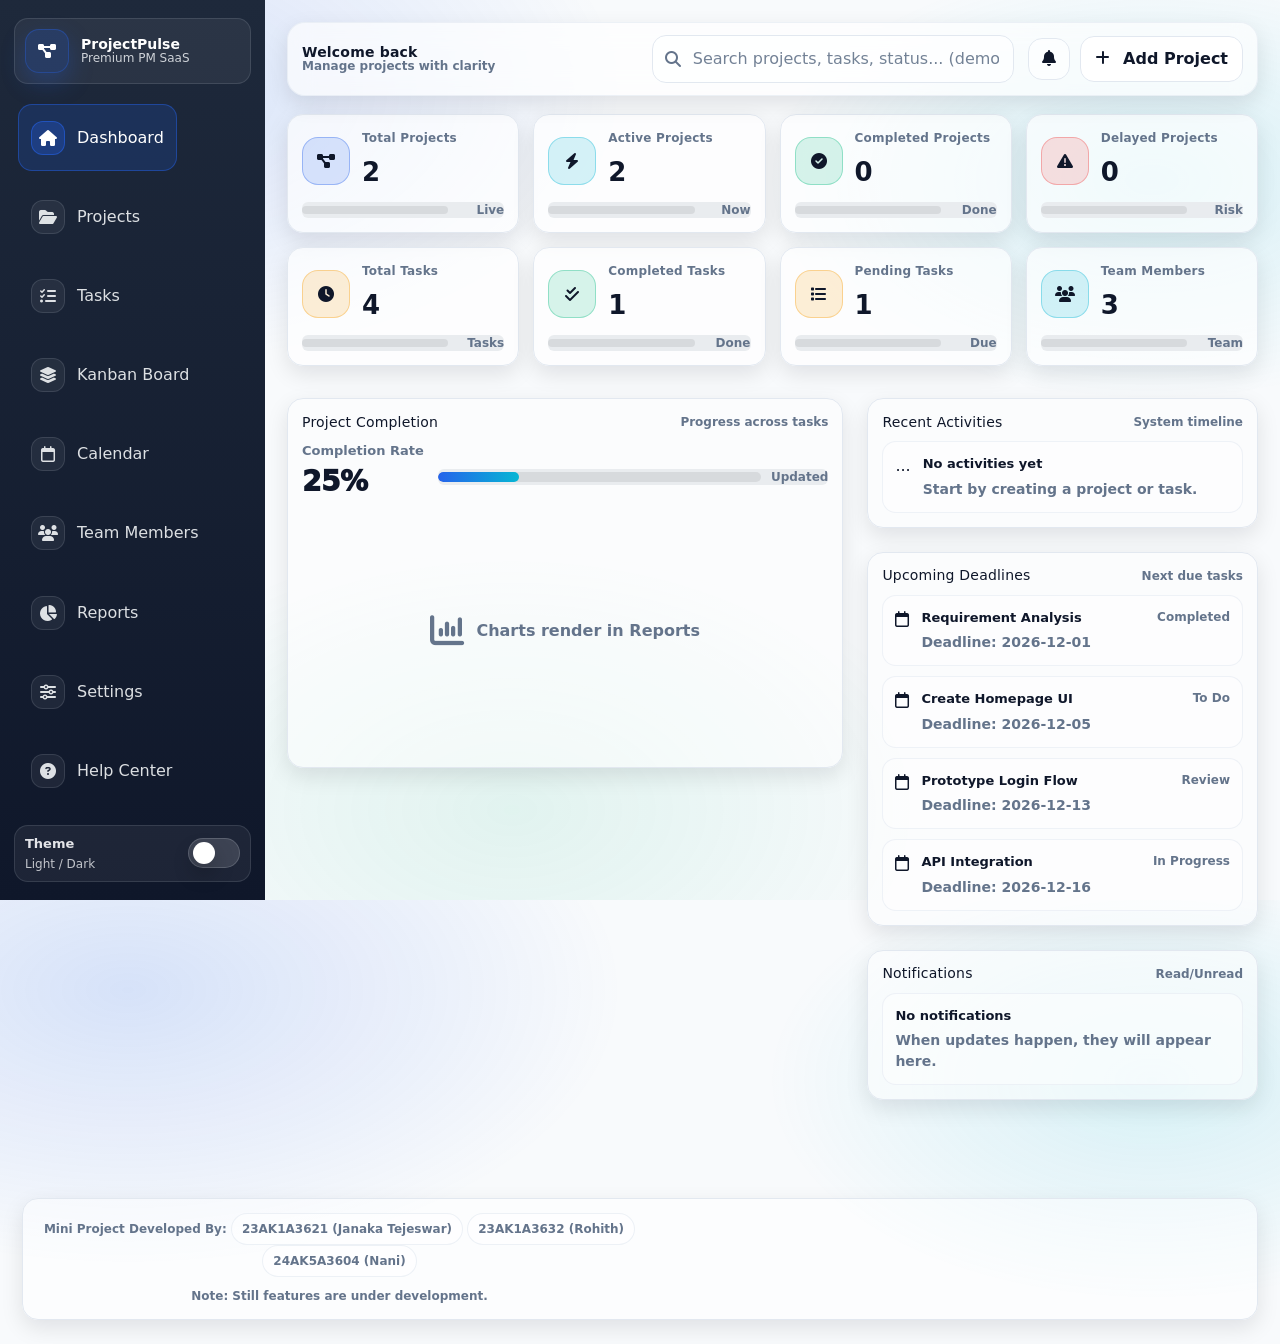
<file: dashboard.html>
<!doctype html>
<html lang="en">
<head>
  <meta charset="utf-8" />
  <meta name="viewport" content="width=device-width, initial-scale=1" />
  <title>Dashboard - Project Management System</title>
  <link href="https://cdn.jsdelivr.net/npm/bootstrap@5.3.3/dist/css/bootstrap.min.css" rel="stylesheet">
  <link href="https://cdnjs.cloudflare.com/ajax/libs/font-awesome/6.5.0/css/all.min.css" rel="stylesheet">
  <link rel="stylesheet" href="style.css" />
</head>
<body data-page="dashboard" data-page-attrs>
  <div class="container-app">
    <aside class="sidebar" id="app_sidebar">
      <div class="brand">
        <div class="logo"><i class="fa-solid fa-diagram-project"></i></div>
        <div class="title">
          <strong>ProjectPulse</strong>
          <span>Premium PM SaaS</span>
        </div>
      </div>
      <div class="nav">
        <div class="item active" id="nav_dashboard" data-page="dashboard.html"><div class="ico"><i class="fa-solid fa-house"></i></div><div class="txt">Dashboard</div></div>
        <div class="item" id="nav_projects" data-page="projects.html"><div class="ico"><i class="fa-solid fa-folder-open"></i></div><div class="txt">Projects</div></div>
        <div class="item" id="nav_tasks" data-page="tasks.html"><div class="ico"><i class="fa-solid fa-list-check"></i></div><div class="txt">Tasks</div></div>
        <div class="item" id="nav_kanban" data-page="kanban.html"><div class="ico"><i class="fa-solid fa-layer-group"></i></div><div class="txt">Kanban Board</div></div>
        <div class="item" id="nav_calendar" data-page="calendar.html"><div class="ico"><i class="fa-regular fa-calendar"></i></div><div class="txt">Calendar</div></div>
        <div class="item" id="nav_team" data-page="team.html"><div class="ico"><i class="fa-solid fa-users"></i></div><div class="txt">Team Members</div></div>
        <div class="item" id="nav_reports" data-page="reports.html"><div class="ico"><i class="fa-solid fa-chart-pie"></i></div><div class="txt">Reports</div></div>
        <div class="item" id="nav_settings" data-page="settings.html"><div class="ico"><i class="fa-solid fa-sliders"></i></div><div class="txt">Settings</div></div>
        <div class="item" id="nav_help" data-page="about.html"><div class="ico"><i class="fa-solid fa-circle-question"></i></div><div class="txt">Help Center</div></div>
      </div>
      <div class="bottom">
        <div class="theme-toggle">
          <div class="label"><strong>Theme</strong><span>Light / Dark</span></div>
          <label class="switch mb-0"><input type="checkbox" id="theme_toggle_checkbox" /><span class="slider"></span></label>
        </div>
      </div>
    </aside>

    <main class="main">
      <div class="topbar">
        <button class="hamburger" id="sidebar_hamburger" aria-label="Toggle sidebar"><i class="fa-solid fa-bars"></i></button>
        <div class="left">
          <div style="display:flex; flex-direction:column; line-height:1.1;">
            <strong style="font-size:14px; letter-spacing:.2px;">Welcome back</strong>
            <span style="font-size:12px; color:var(--muted); font-weight:800;">Manage projects with clarity</span>
          </div>
        </div>
        <div class="search"><i class="fa-solid fa-magnifying-glass"></i><input type="text" placeholder="Search projects, tasks, status... (demo)" /></div>
        <div class="right">
          <button class="icon-btn" title="Notifications"><i class="fa-solid fa-bell"></i><span class="badge-dot" id="notif_dot" style="display:none;"></span></button>
          <button class="btn secondary" id="quick_add_project"><i class="fa-solid fa-plus me-2"></i> Add Project</button>
        </div>
      </div>

      <section class="section" data-page-content>
        <div class="grid dashboard-cards">
          <div class="stat-card total" style="grid-column: span 3;"><div class="row"><div class="left"><div class="icon-box"><i class="fa-solid fa-diagram-project"></i></div><div class="meta"><div class="k">Total Projects</div><div class="v" id="stat_total_projects">0</div></div></div></div><div class="progress"><div class="bar"><span id="stat_total_projects_bar" style="width:0%"></span></div><div class="pct">Live</div></div></div>
          <div class="stat-card active" style="grid-column: span 3;"><div class="row"><div class="left"><div class="icon-box"><i class="fa-solid fa-bolt"></i></div><div class="meta"><div class="k">Active Projects</div><div class="v" id="stat_active_projects">0</div></div></div></div><div class="progress"><div class="bar"><span style="background: linear-gradient(90deg, rgba(6,182,212,1), rgba(37,99,235,1));" id="stat_active_projects_bar">&nbsp;</span></div><div class="pct">Now</div></div></div>
          <div class="stat-card completed" style="grid-column: span 3;"><div class="row"><div class="left"><div class="icon-box"><i class="fa-solid fa-circle-check"></i></div><div class="meta"><div class="k">Completed Projects</div><div class="v" id="stat_completed_projects">0</div></div></div></div><div class="progress"><div class="bar"><span style="background: linear-gradient(90deg, rgba(16,185,129,1), rgba(6,182,212,1));" id="stat_completed_projects_bar">&nbsp;</span></div><div class="pct">Done</div></div></div>
          <div class="stat-card delayed" style="grid-column: span 3;"><div class="row"><div class="left"><div class="icon-box"><i class="fa-solid fa-triangle-exclamation"></i></div><div class="meta"><div class="k">Delayed Projects</div><div class="v" id="stat_delayed_projects">0</div></div></div></div><div class="progress"><div class="bar"><span style="background: linear-gradient(90deg, rgba(239,68,68,1), rgba(245,158,11,1));" id="stat_delayed_projects_bar">&nbsp;</span></div><div class="pct">Risk</div></div></div>
          <div class="stat-card pending" style="grid-column: span 3;"><div class="row"><div class="left"><div class="icon-box"><i class="fa-solid fa-clock"></i></div><div class="meta"><div class="k">Total Tasks</div><div class="v" id="stat_total_tasks">0</div></div></div></div><div class="progress"><div class="bar"><span style="background: linear-gradient(90deg, rgba(245,158,11,1), rgba(37,99,235,1));" id="stat_total_tasks_bar">&nbsp;</span></div><div class="pct">Tasks</div></div></div>
          <div class="stat-card completed" style="grid-column: span 3;"><div class="row"><div class="left"><div class="icon-box"><i class="fa-solid fa-check-double"></i></div><div class="meta"><div class="k">Completed Tasks</div><div class="v" id="stat_completed_tasks">0</div></div></div></div><div class="progress"><div class="bar"><span style="background: linear-gradient(90deg, rgba(16,185,129,1), rgba(6,182,212,1));" id="stat_completed_tasks_bar">&nbsp;</span></div><div class="pct">Done</div></div></div>
          <div class="stat-card pending" style="grid-column: span 3;"><div class="row"><div class="left"><div class="icon-box"><i class="fa-solid fa-list"></i></div><div class="meta"><div class="k">Pending Tasks</div><div class="v" id="stat_pending_tasks">0</div></div></div></div><div class="progress"><div class="bar"><span style="background: linear-gradient(90deg, rgba(245,158,11,1), rgba(239,68,68,1));" id="stat_pending_tasks_bar">&nbsp;</span></div><div class="pct">Due</div></div></div>
          <div class="stat-card active" style="grid-column: span 3;"><div class="row"><div class="left"><div class="icon-box"><i class="fa-solid fa-users"></i></div><div class="meta"><div class="k">Team Members</div><div class="v" id="stat_team_members">0</div></div></div></div><div class="progress"><div class="bar"><span style="background: linear-gradient(90deg, rgba(6,182,212,1), rgba(37,99,235,1));" id="stat_team_members_bar">&nbsp;</span></div><div class="pct">Team</div></div></div>
        </div>

        <div class="row g-4 mt-2">
          <div class="col-12 col-lg-7">
            <div class="panel">
              <div class="hd"><h3>Project Completion</h3><span>Progress across tasks</span></div>
              <div class="body pb-3">
                <div style="display:flex; align-items:center; justify-content:space-between; gap:14px; padding:0 0 8px;">
                  <div>
                    <div style="font-size:13px; color:var(--muted); font-weight:900;">Completion Rate</div>
                    <div style="font-size:28px; font-weight:1000; letter-spacing:-.5px;" id="project_completion_pct">0%</div>
                  </div>
                  <div style="min-width:220px; flex:1;">
                    <div class="progress"><div class="bar" style="height:10px;"><span id="project_completion_bar" style="width:0%"></span></div><div class="pct">Updated</div></div>
                  </div>
                </div>
                <div style="height:240px; display:flex; align-items:center; justify-content:center; color:var(--muted); font-weight:900;">
                  <i class="fa-solid fa-chart-column" style="font-size:34px;"></i>
                  <div style="margin-left:12px;">Charts render in Reports</div>
                </div>
              </div>
            </div>
          </div>

          <div class="col-12 col-lg-5">
            <div class="panel"><div class="hd"><h3>Recent Activities</h3><span>System timeline</span></div><div class="body"><div class="list" id="recent_activities_list"></div></div></div>
            <div class="panel mt-4"><div class="hd"><h3>Upcoming Deadlines</h3><span>Next due tasks</span></div><div class="body"><div class="list" id="upcoming_deadlines_list"></div></div></div>
            <div class="panel mt-4"><div class="hd"><h3>Notifications</h3><span>Read/Unread</span></div><div class="body"><div class="list" id="notifications_list"></div></div></div>
          </div>
        </div>
      </section>
    </main>
  </div>

  <script>
    const items = document.querySelectorAll('.sidebar .item[data-page]');
    items.forEach(it=>it.addEventListener('click', ()=> location.href = it.getAttribute('data-page')));
    const hb = document.getElementById('sidebar_hamburger');
    const sb = document.getElementById('app_sidebar');
    if(hb && sb) hb.addEventListener('click', ()=> sb.classList.toggle('open'));
  </script>

  <script src="script.js"></script>

  <footer style="margin: left 40px; padding:18px 22px 24px;">
    <div class="panel" style="border-radius:16px; padding:14px 16px; background: rgba(255,255,255,.45);">
<div style="display:flex; flex-wrap:wrap; gap:10px; justify-content:flex-start; align-items:center; padding-left:50%; transform:translateX(-50%);">
        <div style="color:var(--muted); font-weight:900; font-size:12px;">
          Mini Project Developed By:
          <span class="kbd">23AK1A3621 (Janaka Tejeswar)</span>
          <span class="kbd">23AK1A3632 (Rohith)</span>
          <span class="kbd">24AK5A3604 (Nani)</span>
        </div>
        <div style="color:var(--muted); font-weight:900; font-size:12px;">
          Note: Still features are under development.
        </div>
      </div>
    </div>
  </footer>
</body>
</html>
</file>
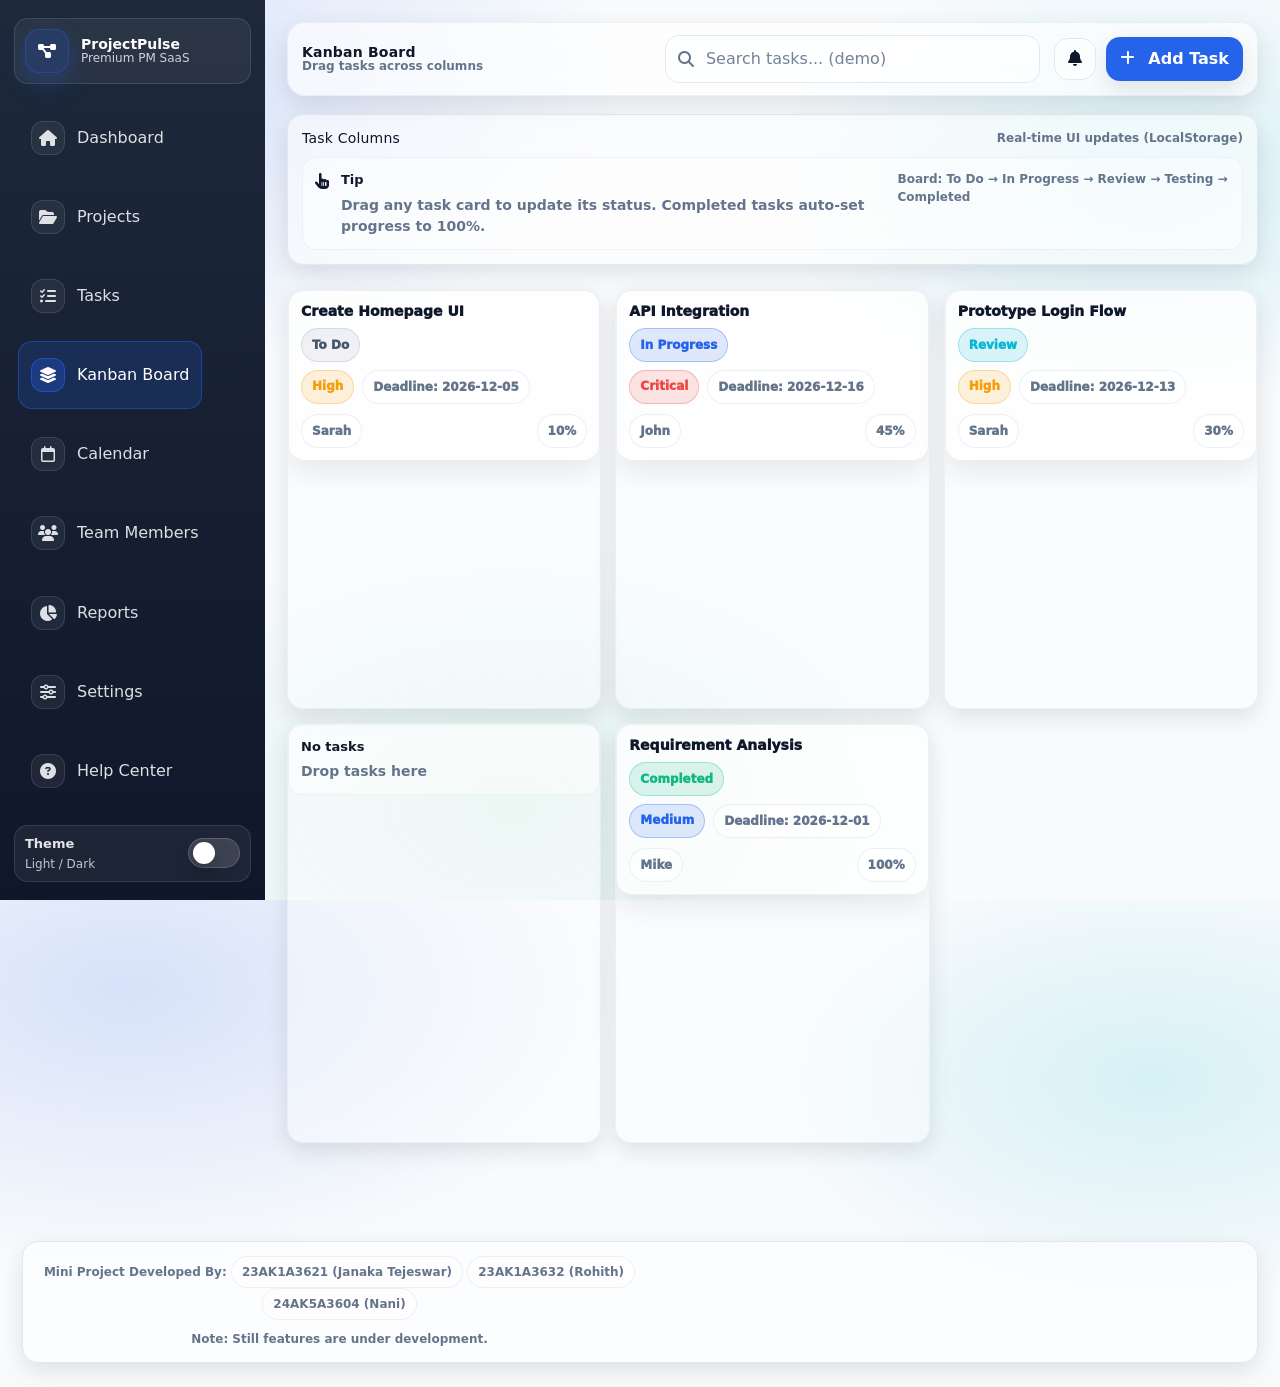
<file: kanban.html>
<!doctype html>
<html lang="en">
<head>
  <meta charset="utf-8" />
  <meta name="viewport" content="width=device-width, initial-scale=1" />
  <title>Kanban Board - Project Management System</title>
  <link href="https://cdn.jsdelivr.net/npm/bootstrap@5.3.3/dist/css/bootstrap.min.css" rel="stylesheet">
  <link href="https://cdnjs.cloudflare.com/ajax/libs/font-awesome/6.5.0/css/all.min.css" rel="stylesheet">
  <link rel="stylesheet" href="style.css" />
</head>
<body data-page="kanban">
  <div class="container-app">
    <aside class="sidebar" id="app_sidebar">
      <div class="brand">
        <div class="logo"><i class="fa-solid fa-diagram-project"></i></div>
        <div class="title"><strong>ProjectPulse</strong><span>Premium PM SaaS</span></div>
      </div>

      <div class="nav">
        <div class="item" id="nav_dashboard" data-page="dashboard.html"><div class="ico"><i class="fa-solid fa-house"></i></div><div class="txt">Dashboard</div></div>
        <div class="item" id="nav_projects" data-page="projects.html"><div class="ico"><i class="fa-solid fa-folder-open"></i></div><div class="txt">Projects</div></div>
        <div class="item" id="nav_tasks" data-page="tasks.html"><div class="ico"><i class="fa-solid fa-list-check"></i></div><div class="txt">Tasks</div></div>
        <div class="item active" id="nav_kanban" data-page="kanban.html"><div class="ico"><i class="fa-solid fa-layer-group"></i></div><div class="txt">Kanban Board</div></div>
        <div class="item" id="nav_calendar" data-page="calendar.html"><div class="ico"><i class="fa-regular fa-calendar"></i></div><div class="txt">Calendar</div></div>
        <div class="item" id="nav_team" data-page="team.html"><div class="ico"><i class="fa-solid fa-users"></i></div><div class="txt">Team Members</div></div>
        <div class="item" id="nav_reports" data-page="reports.html"><div class="ico"><i class="fa-solid fa-chart-pie"></i></div><div class="txt">Reports</div></div>
        <div class="item" id="nav_settings" data-page="settings.html"><div class="ico"><i class="fa-solid fa-sliders"></i></div><div class="txt">Settings</div></div>
        <div class="item" id="nav_help" data-page="about.html"><div class="ico"><i class="fa-solid fa-circle-question"></i></div><div class="txt">Help Center</div></div>
      </div>

      <div class="bottom">
        <div class="theme-toggle">
          <div class="label"><strong>Theme</strong><span>Light / Dark</span></div>
          <label class="switch mb-0"><input type="checkbox" id="theme_toggle_checkbox" /><span class="slider"></span></label>
        </div>
      </div>
    </aside>

    <main class="main">
      <div class="topbar">
        <button class="hamburger" id="sidebar_hamburger" aria-label="Toggle sidebar"><i class="fa-solid fa-bars"></i></button>
        <div class="left">
          <div style="display:flex; flex-direction:column; line-height:1.1;">
            <strong style="font-size:14px; letter-spacing:.2px;">Kanban Board</strong>
            <span style="font-size:12px; color:var(--muted); font-weight:800;">Drag tasks across columns</span>
          </div>
        </div>
        <div class="search"><i class="fa-solid fa-magnifying-glass"></i><input type="text" placeholder="Search tasks... (demo)" /></div>
        <div class="right">
          <button class="icon-btn" title="Notifications"><i class="fa-solid fa-bell"></i><span class="badge-dot" id="notif_dot" style="display:none;"></span></button>
          <a class="btn primary" href="tasks.html"><i class="fa-solid fa-plus me-2"></i> Add Task</a>
        </div>
      </div>

      <section class="section">
        <div class="panel mb-4">
          <div class="hd">
            <h3>Task Columns</h3>
            <span>Real-time UI updates (LocalStorage)</span>
          </div>
          <div class="body">
            <div class="list-item" style="margin:0;">
              <div class="li-left">
                <div class="ico"><i class="fa-solid fa-hand-pointer"></i></div>
                <div class="txt">
                  <strong>Tip</strong>
                  <small>Drag any task card to update its status. Completed tasks auto-set progress to 100%.</small>
                </div>
              </div>
              <div class="li-right">Board: To Do → In Progress → Review → Testing → Completed</div>
            </div>
          </div>
        </div>

        <div class="kanban">
          <div class="col todo" id="kanban_todo" aria-label="To Do column">
            <div class="chead"><strong><span class="dot"></span>TO DO</strong><span class="kbd">Drag</span></div>
            <div class="tbody"></div>
          </div>
          <div class="col inprog" id="kanban_inprogress" aria-label="In Progress column">
            <div class="chead"><strong><span class="dot"></span>IN PROGRESS</strong><span class="kbd">Work</span></div>
            <div class="tbody"></div>
          </div>
          <div class="col review" id="kanban_review" aria-label="Review column">
            <div class="chead"><strong><span class="dot"></span>REVIEW</strong><span class="kbd">Check</span></div>
            <div class="tbody"></div>
          </div>
          <div class="col testing" id="kanban_testing" aria-label="Testing column">
            <div class="chead"><strong><span class="dot"></span>TESTING</strong><span class="kbd">Verify</span></div>
            <div class="tbody"></div>
          </div>
          <div class="col done" id="kanban_done" aria-label="Completed column">
            <div class="chead"><strong><span class="dot"></span>COMPLETED</strong><span class="kbd">Done</span></div>
            <div class="tbody"></div>
          </div>
        </div>
      </section>
    </main>
  </div>

  <script>
    const items = document.querySelectorAll('.sidebar .item[data-page]');
    items.forEach(it => it.addEventListener('click', () => location.href = it.getAttribute('data-page')));
    const hb = document.getElementById('sidebar_hamburger');
    const sb = document.getElementById('app_sidebar');
    if(hb && sb) hb.addEventListener('click', () => sb.classList.toggle('open'));

    window.addEventListener('DOMContentLoaded', () => {
      if(typeof renderKanban === 'function') renderKanban();
    });
  </script>

  <script src="script.js"></script>

  <footer style="margin-left:0; padding:18px 22px 24px;">
    <div class="panel" style="border-radius:16px; padding:14px 16px; background: rgba(255,255,255,.45);">
<div style="display:flex; flex-wrap:wrap; gap:10px; justify-content:flex-start; align-items:center; padding-left:50%; transform:translateX(-50%);">
        <div style="color:var(--muted); font-weight:900; font-size:12px;">
          Mini Project Developed By:
          <span class="kbd">23AK1A3621 (Janaka Tejeswar)</span>
          <span class="kbd">23AK1A3632 (Rohith)</span>
          <span class="kbd">24AK5A3604 (Nani)</span>
        </div>
        <div style="color:var(--muted); font-weight:900; font-size:12px;">
          Note: Still features are under development.
        </div>
      </div>
    </div>
  </footer>
</body>
</html>
</file>
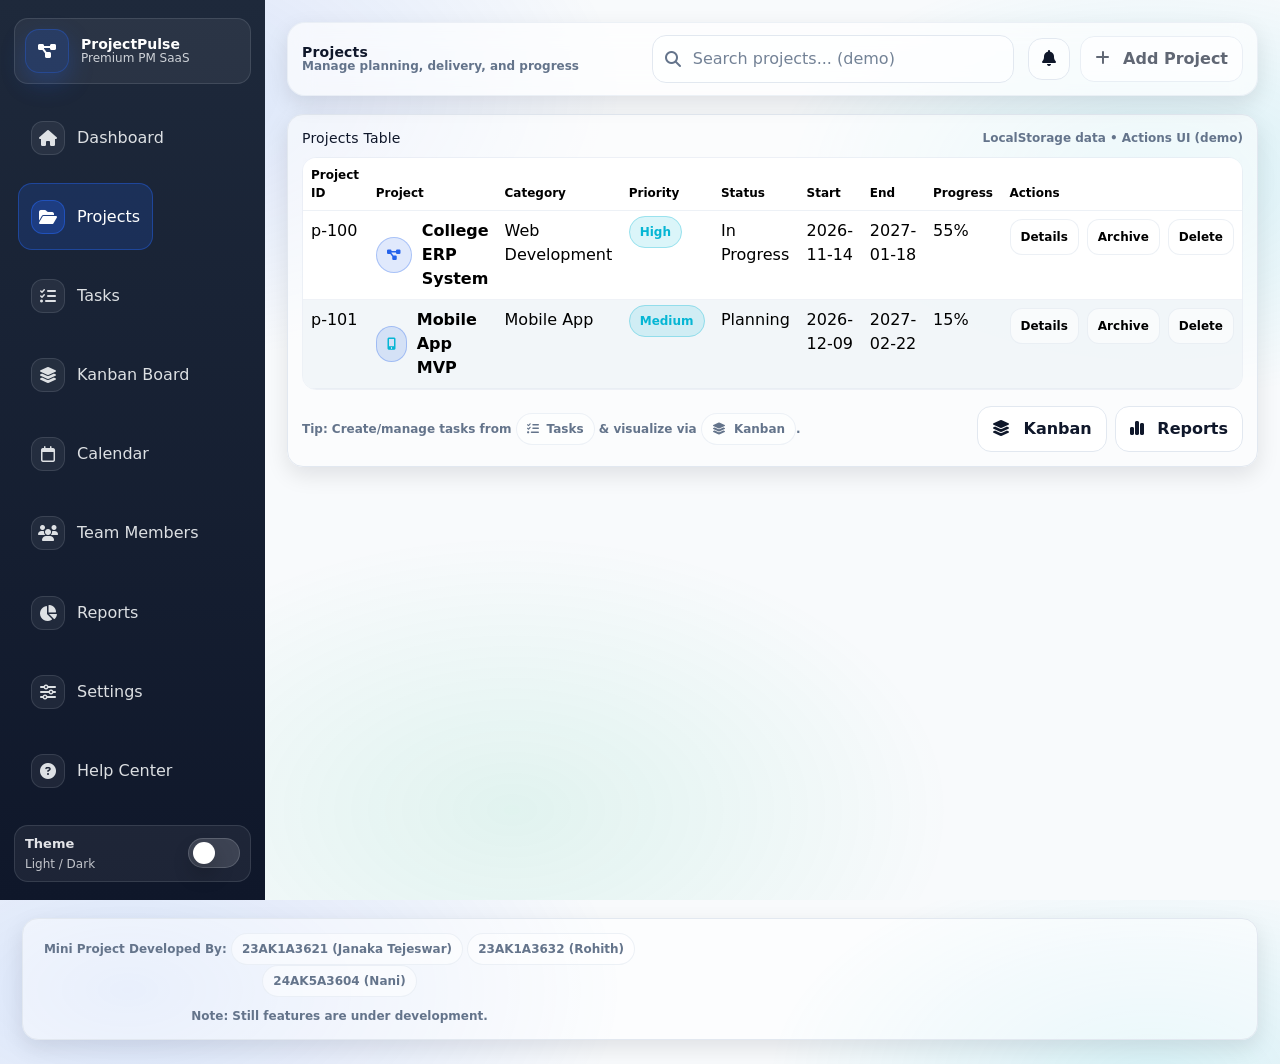
<file: projects.html>
<!doctype html>
<html lang="en">
<head>
  <meta charset="utf-8" />
  <meta name="viewport" content="width=device-width, initial-scale=1" />
  <title>Projects - Project Management System</title>
  <link href="https://cdn.jsdelivr.net/npm/bootstrap@5.3.3/dist/css/bootstrap.min.css" rel="stylesheet">
  <link href="https://cdnjs.cloudflare.com/ajax/libs/font-awesome/6.5.0/css/all.min.css" rel="stylesheet">
  <link rel="stylesheet" href="style.css" />
</head>
<body data-page="projects">
  <div class="container-app">
    <aside class="sidebar" id="app_sidebar">
      <div class="brand">
        <div class="logo"><i class="fa-solid fa-diagram-project"></i></div>
        <div class="title">
          <strong>ProjectPulse</strong>
          <span>Premium PM SaaS</span>
        </div>
      </div>

      <div class="nav">
        <div class="item" id="nav_dashboard" data-page="dashboard.html"><div class="ico"><i class="fa-solid fa-house"></i></div><div class="txt">Dashboard</div></div>
        <div class="item active" id="nav_projects" data-page="projects.html"><div class="ico"><i class="fa-solid fa-folder-open"></i></div><div class="txt">Projects</div></div>
        <div class="item" id="nav_tasks" data-page="tasks.html"><div class="ico"><i class="fa-solid fa-list-check"></i></div><div class="txt">Tasks</div></div>
        <div class="item" id="nav_kanban" data-page="kanban.html"><div class="ico"><i class="fa-solid fa-layer-group"></i></div><div class="txt">Kanban Board</div></div>
        <div class="item" id="nav_calendar" data-page="calendar.html"><div class="ico"><i class="fa-regular fa-calendar"></i></div><div class="txt">Calendar</div></div>
        <div class="item" id="nav_team" data-page="team.html"><div class="ico"><i class="fa-solid fa-users"></i></div><div class="txt">Team Members</div></div>
        <div class="item" id="nav_reports" data-page="reports.html"><div class="ico"><i class="fa-solid fa-chart-pie"></i></div><div class="txt">Reports</div></div>
        <div class="item" id="nav_settings" data-page="settings.html"><div class="ico"><i class="fa-solid fa-sliders"></i></div><div class="txt">Settings</div></div>
        <div class="item" id="nav_help" data-page="about.html"><div class="ico"><i class="fa-solid fa-circle-question"></i></div><div class="txt">Help Center</div></div>
      </div>

      <div class="bottom">
        <div class="theme-toggle">
          <div class="label"><strong>Theme</strong><span>Light / Dark</span></div>
          <label class="switch mb-0">
            <input type="checkbox" id="theme_toggle_checkbox" />
            <span class="slider"></span>
          </label>
        </div>
      </div>
    </aside>

    <main class="main">
      <div class="topbar">
        <button class="hamburger" id="sidebar_hamburger" aria-label="Toggle sidebar"><i class="fa-solid fa-bars"></i></button>

        <div class="left">
          <div style="display:flex; flex-direction:column; line-height:1.1;">
            <strong style="font-size:14px; letter-spacing:.2px;">Projects</strong>
            <span style="font-size:12px; color:var(--muted); font-weight:800;">Manage planning, delivery, and progress</span>
          </div>
        </div>

        <div class="search">
          <i class="fa-solid fa-magnifying-glass"></i>
          <input type="text" placeholder="Search projects... (demo)" />
        </div>

        <div class="right">
          <button class="icon-btn" title="Notifications"><i class="fa-solid fa-bell"></i><span class="badge-dot" id="notif_dot" style="display:none;"></span></button>
          <button class="btn secondary" disabled><i class="fa-solid fa-plus me-2"></i> Add Project</button>
        </div>
      </div>

      <section class="section">
        <div class="panel">
          <div class="hd">
            <h3>Projects Table</h3>
            <span>LocalStorage data • Actions UI (demo)</span>
          </div>
          <div class="body">
            <div class="table-wrap">
              <table class="table mb-0">
                <thead>
                  <tr>
                    <th style="width:120px;">Project ID</th>
                    <th>Project</th>
                    <th style="width:160px;">Category</th>
                    <th style="width:130px;">Priority</th>
                    <th style="width:140px;">Status</th>
                    <th style="width:130px;">Start</th>
                    <th style="width:130px;">End</th>
                    <th style="width:120px;">Progress</th>
                    <th style="width:220px;">Actions</th>
                  </tr>
                </thead>
                <tbody id="projects_table_body">
                  <tr><td colspan="9" style="color:var(--muted); font-weight:900;">Loading projects...</td></tr>
                </tbody>
              </table>
            </div>

            <div class="mt-3 d-flex flex-wrap gap-2" style="justify-content:space-between; align-items:center;">
              <div style="color:var(--muted); font-weight:900; font-size:12px;">
                Tip: Create/manage tasks from <span class="kbd"><i class="fa-solid fa-list-check"></i> Tasks</span> & visualize via <span class="kbd"><i class="fa-solid fa-layer-group"></i> Kanban</span>.
              </div>
              <div class="d-flex gap-2">
                <a class="btn secondary" href="kanban.html"><i class="fa-solid fa-layer-group me-2"></i> Kanban</a>
                <a class="btn secondary" href="reports.html"><i class="fa-solid fa-chart-simple me-2"></i> Reports</a>
              </div>
            </div>
          </div>
        </div>
      </section>
    </main>
  </div>

  <script>
    const items = document.querySelectorAll('.sidebar .item[data-page]');
    items.forEach(it => it.addEventListener('click', () => location.href = it.getAttribute('data-page')));
    const hb = document.getElementById('sidebar_hamburger');
    const sb = document.getElementById('app_sidebar');
    if(hb && sb) hb.addEventListener('click', () => sb.classList.toggle('open'));

    window.addEventListener('DOMContentLoaded', () => {
      if (typeof renderProjectsTable === 'function') renderProjectsTable();
    });
  </script>

  <script src="script.js"></script>

  <footer style="margin-left:0; padding:18px 22px 24px;">
    <div class="panel" style="border-radius:16px; padding:14px 16px; background: rgba(255,255,255,.45);">
<div style="display:flex; flex-wrap:wrap; gap:10px; justify-content:flex-start; align-items:center; padding-left:50%; transform:translateX(-50%);">
        <div style="color:var(--muted); font-weight:900; font-size:12px;">
          Mini Project Developed By:
          <span class="kbd">23AK1A3621 (Janaka Tejeswar)</span>
          <span class="kbd">23AK1A3632 (Rohith)</span>
          <span class="kbd">24AK5A3604 (Nani)</span>
        </div>
        <div style="color:var(--muted); font-weight:900; font-size:12px;">
          Note: Still features are under development.
        </div>
      </div>
    </div>
  </footer>
</body>
</html>
</file>
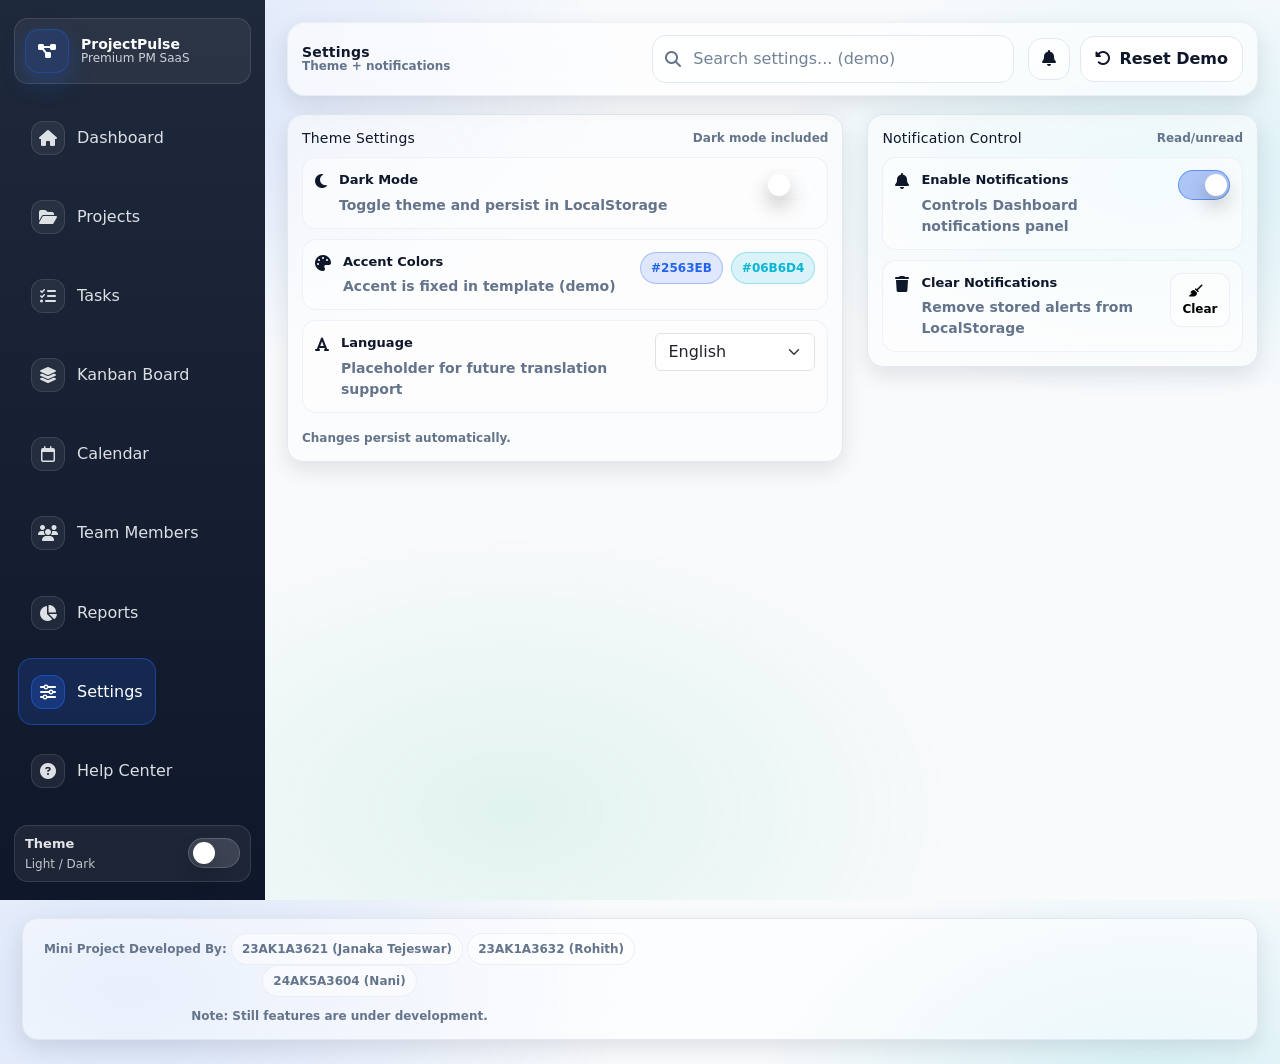
<file: settings.html>
<!doctype html>
<html lang="en">
<head>
  <meta charset="utf-8" />
  <meta name="viewport" content="width=device-width, initial-scale=1" />
  <title>Settings - Project Management System</title>
  <link href="https://cdn.jsdelivr.net/npm/bootstrap@5.3.3/dist/css/bootstrap.min.css" rel="stylesheet">
  <link href="https://cdnjs.cloudflare.com/ajax/libs/font-awesome/6.5.0/css/all.min.css" rel="stylesheet">
  <link rel="stylesheet" href="style.css" />
</head>
<body data-page="settings">
  <div class="container-app">
    <aside class="sidebar" id="app_sidebar">
      <div class="brand">
        <div class="logo"><i class="fa-solid fa-diagram-project"></i></div>
        <div class="title"><strong>ProjectPulse</strong><span>Premium PM SaaS</span></div>
      </div>

      <div class="nav">
        <div class="item" id="nav_dashboard" data-page="dashboard.html"><div class="ico"><i class="fa-solid fa-house"></i></div><div class="txt">Dashboard</div></div>
        <div class="item" id="nav_projects" data-page="projects.html"><div class="ico"><i class="fa-solid fa-folder-open"></i></div><div class="txt">Projects</div></div>
        <div class="item" id="nav_tasks" data-page="tasks.html"><div class="ico"><i class="fa-solid fa-list-check"></i></div><div class="txt">Tasks</div></div>
        <div class="item" id="nav_kanban" data-page="kanban.html"><div class="ico"><i class="fa-solid fa-layer-group"></i></div><div class="txt">Kanban Board</div></div>
        <div class="item" id="nav_calendar" data-page="calendar.html"><div class="ico"><i class="fa-regular fa-calendar"></i></div><div class="txt">Calendar</div></div>
        <div class="item" id="nav_team" data-page="team.html"><div class="ico"><i class="fa-solid fa-users"></i></div><div class="txt">Team Members</div></div>
        <div class="item" id="nav_reports" data-page="reports.html"><div class="ico"><i class="fa-solid fa-chart-pie"></i></div><div class="txt">Reports</div></div>
        <div class="item active" id="nav_settings" data-page="settings.html"><div class="ico"><i class="fa-solid fa-sliders"></i></div><div class="txt">Settings</div></div>
        <div class="item" id="nav_help" data-page="about.html"><div class="ico"><i class="fa-solid fa-circle-question"></i></div><div class="txt">Help Center</div></div>
      </div>

      <div class="bottom">
        <div class="theme-toggle">
          <div class="label"><strong>Theme</strong><span>Light / Dark</span></div>
          <label class="switch mb-0"><input type="checkbox" id="theme_toggle_checkbox" /><span class="slider"></span></label>
        </div>
      </div>
    </aside>

    <main class="main">
      <div class="topbar">
        <button class="hamburger" id="sidebar_hamburger" aria-label="Toggle sidebar"><i class="fa-solid fa-bars"></i></button>
        <div class="left">
          <div style="display:flex; flex-direction:column; line-height:1.1;">
            <strong style="font-size:14px; letter-spacing:.2px;">Settings</strong>
            <span style="font-size:12px; color:var(--muted); font-weight:800;">Theme + notifications</span>
          </div>
        </div>
        <div class="search"><i class="fa-solid fa-magnifying-glass"></i><input type="text" placeholder="Search settings... (demo)" /></div>
        <div class="right">
          <button class="icon-btn" title="Notifications"><i class="fa-solid fa-bell"></i><span class="badge-dot" id="notif_dot" style="display:none;"></span></button>
          <button class="btn secondary" id="btn_reset_data"><i class="fa-solid fa-rotate-left me-2"></i>Reset Demo</button>
        </div>
      </div>

      <section class="section">
        <div class="row g-4">
          <div class="col-12 col-lg-7">
            <div class="panel">
              <div class="hd">
                <h3>Theme Settings</h3>
                <span>Dark mode included</span>
              </div>
              <div class="body">
                <div class="list">
                  <div class="list-item">
                    <div class="li-left">
                      <div class="ico"><i class="fa-solid fa-moon"></i></div>
                      <div class="txt">
                        <strong>Dark Mode</strong>
                        <small>Toggle theme and persist in LocalStorage</small>
                      </div>
                    </div>
                    <div class="li-right">
                      <label class="switch mb-0"><input type="checkbox" id="switch_dark_mode" /><span class="slider"></span></label>
                    </div>
                  </div>

                  <div class="list-item">
                    <div class="li-left">
                      <div class="ico"><i class="fa-solid fa-palette"></i></div>
                      <div class="txt">
                        <strong>Accent Colors</strong>
                        <small>Accent is fixed in template (demo)</small>
                      </div>
                    </div>
                    <div class="li-right d-flex gap-2 align-items-center">
                      <span class="pill primary" style="padding:6px 10px;">#2563EB</span>
                      <span class="pill cyan" style="padding:6px 10px;">#06B6D4</span>
                    </div>
                  </div>

                  <div class="list-item">
                    <div class="li-left">
                      <div class="ico"><i class="fa-solid fa-font"></i></div>
                      <div class="txt">
                        <strong>Language</strong>
                        <small>Placeholder for future translation support</small>
                      </div>
                    </div>
                    <div class="li-right">
                      <select class="form-select" id="select_language" style="min-width:160px;">
                        <option>English</option>
                        <option disabled>සිංහල (Demo)</option>
                        <option disabled>தமிழ் (Demo)</option>
                      </select>
                    </div>
                  </div>

                </div>
                <div class="mt-3" style="color:var(--muted); font-weight:900; font-size:12px;">Changes persist automatically.</div>
              </div>
            </div>
          </div>

          <div class="col-12 col-lg-5">
            <div class="panel">
              <div class="hd">
                <h3>Notification Control</h3>
                <span>Read/unread</span>
              </div>
              <div class="body">
                <div class="list">
                  <div class="list-item">
                    <div class="li-left">
                      <div class="ico"><i class="fa-solid fa-bell"></i></div>
                      <div class="txt">
                        <strong>Enable Notifications</strong>
                        <small>Controls Dashboard notifications panel</small>
                      </div>
                    </div>
                    <div class="li-right">
                      <label class="switch mb-0"><input type="checkbox" id="switch_notifications" /><span class="slider"></span></label>
                    </div>
                  </div>

                  <div class="list-item">
                    <div class="li-left">
                      <div class="ico"><i class="fa-solid fa-trash"></i></div>
                      <div class="txt">
                        <strong>Clear Notifications</strong>
                        <small>Remove stored alerts from LocalStorage</small>
                      </div>
                    </div>
                    <div class="li-right">
                      <button class="sm-btn" id="btn_clear_notifications"><i class="fa-solid fa-broom me-2"></i>Clear</button>
                    </div>
                  </div>
                </div>
              </div>
            </div>
          </div>

        </div>
      </section>
    </main>
  </div>

  <script>
    const items = document.querySelectorAll('.sidebar .item[data-page]');
    items.forEach(it => it.addEventListener('click', () => location.href = it.getAttribute('data-page')));
    const hb = document.getElementById('sidebar_hamburger');
    const sb = document.getElementById('app_sidebar');
    if(hb && sb) hb.addEventListener('click', () => sb.classList.toggle('open'));
  </script>

  <script src="script.js"></script>

  <script>
    const settingsKey = 'pms_settings';
    function getSettings(){
      try { return JSON.parse(localStorage.getItem(settingsKey)||'{}'); } catch { return {}; }
    }
    function saveSettings(s){
      localStorage.setItem(settingsKey, JSON.stringify(s));
    }

    function apply(){
      const s = getSettings();
      const dark = s.theme==='dark';
      const notif = s.notificationsEnabled!==false;
      const dm = document.getElementById('switch_dark_mode');
      const tn = document.getElementById('switch_notifications');
      if(dm) dm.checked = dark;
      if(tn) tn.checked = notif;

      const sideChk = document.getElementById('theme_toggle_checkbox');
      if(sideChk) sideChk.checked = dark;
    }

    document.getElementById('switch_dark_mode')?.addEventListener('change', (e)=>{
      const s = getSettings();
      s.theme = e.target.checked ? 'dark' : 'light';
      saveSettings(s);
      try{ if(typeof applyTheme === 'function') applyTheme(); }catch{}
    });

    document.getElementById('switch_notifications')?.addEventListener('change', (e)=>{
      const s = getSettings();
      s.notificationsEnabled = e.target.checked;
      saveSettings(s);
    });

    document.getElementById('btn_clear_notifications')?.addEventListener('click', ()=>{
      localStorage.setItem('pms_notifications', JSON.stringify([]));
      apply();
      location.reload();
    });

    document.getElementById('btn_reset_data')?.addEventListener('click', ()=>{
      localStorage.removeItem('pms_projects');
      localStorage.removeItem('pms_tasks');
      localStorage.removeItem('pms_members');
      localStorage.removeItem('pms_notifications');
      localStorage.removeItem('pms_activities');
      localStorage.removeItem('pms_reports');
      location.reload();
    });

    document.addEventListener('DOMContentLoaded', apply);
  </script>

  <footer style="margin-left:0; padding:18px 22px 24px;">
    <div class="panel" style="border-radius:16px; padding:14px 16px; background: rgba(255,255,255,.45);">
<div style="display:flex; flex-wrap:wrap; gap:10px; justify-content:flex-start; align-items:center; padding-left:50%; transform:translateX(-50%);">
        <div style="color:var(--muted); font-weight:900; font-size:12px;">
          Mini Project Developed By:
          <span class="kbd">23AK1A3621 (Janaka Tejeswar)</span>
          <span class="kbd">23AK1A3632 (Rohith)</span>
          <span class="kbd">24AK5A3604 (Nani)</span>
        </div>
        <div style="color:var(--muted); font-weight:900; font-size:12px;">
          Note: Still features are under development.
        </div>
      </div>
    </div>
  </footer>
</body>
</html>
</file>
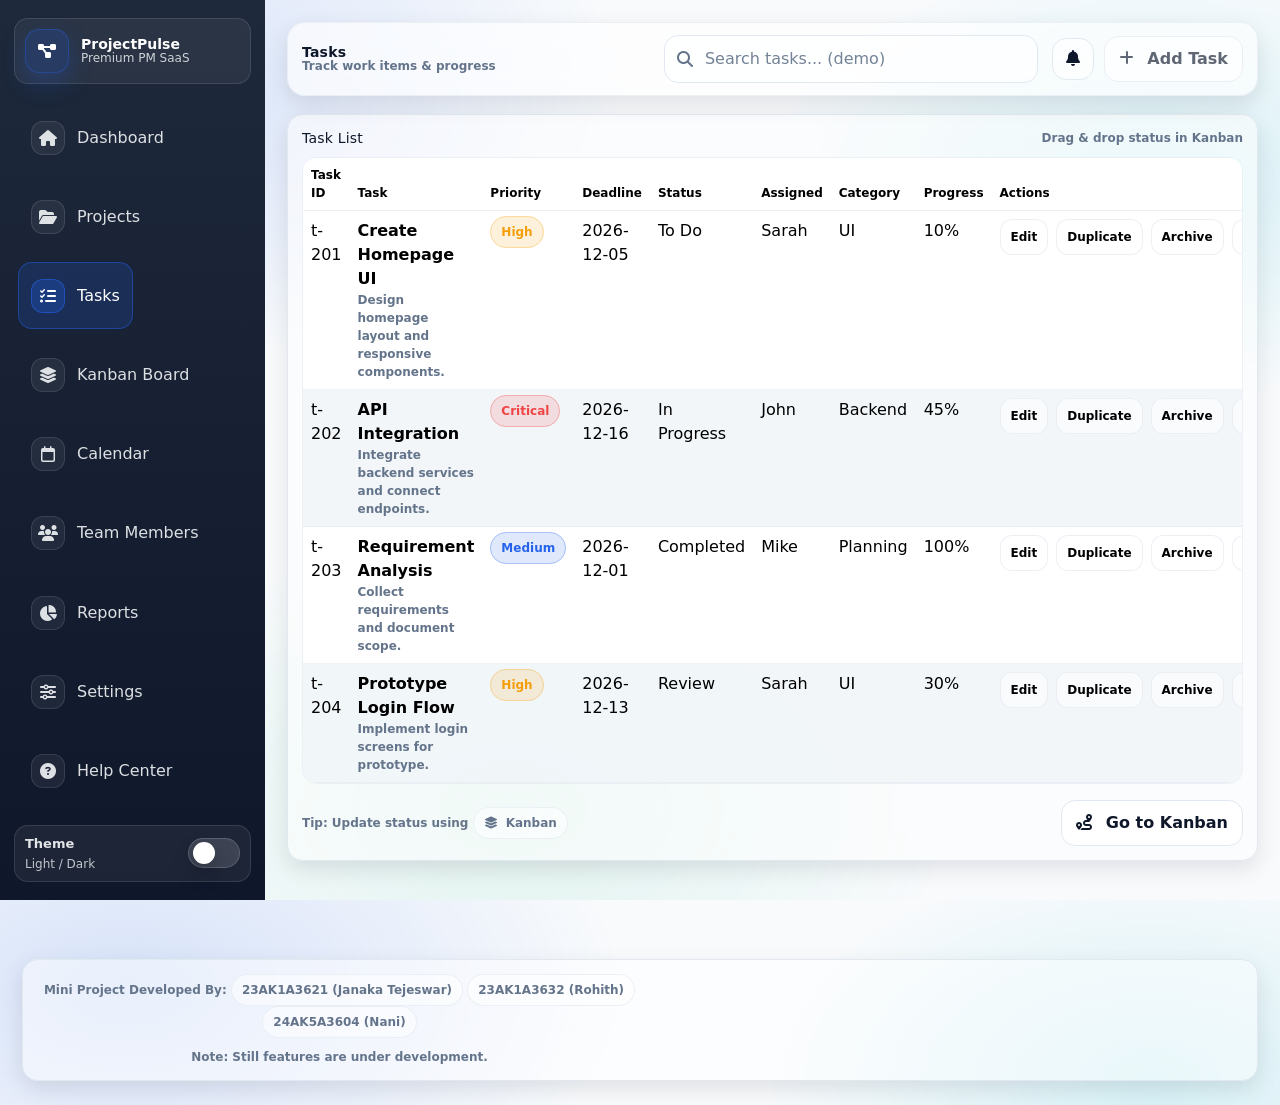
<file: tasks.html>
<!doctype html>
<html lang="en">
<head>
  <meta charset="utf-8" />
  <meta name="viewport" content="width=device-width, initial-scale=1" />
  <title>Tasks - Project Management System</title>
  <link href="https://cdn.jsdelivr.net/npm/bootstrap@5.3.3/dist/css/bootstrap.min.css" rel="stylesheet">
  <link href="https://cdnjs.cloudflare.com/ajax/libs/font-awesome/6.5.0/css/all.min.css" rel="stylesheet">
  <link rel="stylesheet" href="style.css" />
</head>
<body data-page="tasks">
  <div class="container-app">
    <aside class="sidebar" id="app_sidebar">
      <div class="brand">
        <div class="logo"><i class="fa-solid fa-diagram-project"></i></div>
        <div class="title">
          <strong>ProjectPulse</strong>
          <span>Premium PM SaaS</span>
        </div>
      </div>

      <div class="nav">
        <div class="item" id="nav_dashboard" data-page="dashboard.html"><div class="ico"><i class="fa-solid fa-house"></i></div><div class="txt">Dashboard</div></div>
        <div class="item" id="nav_projects" data-page="projects.html"><div class="ico"><i class="fa-solid fa-folder-open"></i></div><div class="txt">Projects</div></div>
        <div class="item active" id="nav_tasks" data-page="tasks.html"><div class="ico"><i class="fa-solid fa-list-check"></i></div><div class="txt">Tasks</div></div>
        <div class="item" id="nav_kanban" data-page="kanban.html"><div class="ico"><i class="fa-solid fa-layer-group"></i></div><div class="txt">Kanban Board</div></div>
        <div class="item" id="nav_calendar" data-page="calendar.html"><div class="ico"><i class="fa-regular fa-calendar"></i></div><div class="txt">Calendar</div></div>
        <div class="item" id="nav_team" data-page="team.html"><div class="ico"><i class="fa-solid fa-users"></i></div><div class="txt">Team Members</div></div>
        <div class="item" id="nav_reports" data-page="reports.html"><div class="ico"><i class="fa-solid fa-chart-pie"></i></div><div class="txt">Reports</div></div>
        <div class="item" id="nav_settings" data-page="settings.html"><div class="ico"><i class="fa-solid fa-sliders"></i></div><div class="txt">Settings</div></div>
        <div class="item" id="nav_help" data-page="about.html"><div class="ico"><i class="fa-solid fa-circle-question"></i></div><div class="txt">Help Center</div></div>
      </div>

      <div class="bottom">
        <div class="theme-toggle">
          <div class="label"><strong>Theme</strong><span>Light / Dark</span></div>
          <label class="switch mb-0">
            <input type="checkbox" id="theme_toggle_checkbox" />
            <span class="slider"></span>
          </label>
        </div>
      </div>
    </aside>

    <main class="main">
      <div class="topbar">
        <button class="hamburger" id="sidebar_hamburger" aria-label="Toggle sidebar"><i class="fa-solid fa-bars"></i></button>

        <div class="left">
          <div style="display:flex; flex-direction:column; line-height:1.1;">
            <strong style="font-size:14px; letter-spacing:.2px;">Tasks</strong>
            <span style="font-size:12px; color:var(--muted); font-weight:800;">Track work items & progress</span>
          </div>
        </div>

        <div class="search">
          <i class="fa-solid fa-magnifying-glass"></i>
          <input type="text" placeholder="Search tasks... (demo)" />
        </div>

        <div class="right">
          <button class="icon-btn" title="Notifications">
            <i class="fa-solid fa-bell"></i>
            <span class="badge-dot" id="notif_dot" style="display:none;"></span>
          </button>
          <button class="btn secondary" disabled><i class="fa-solid fa-plus me-2"></i> Add Task</button>
        </div>
      </div>

      <section class="section">
        <div class="panel">
          <div class="hd">
            <h3>Task List</h3>
            <span>Drag & drop status in Kanban</span>
          </div>

          <div class="body">
            <div class="table-wrap">
              <table class="table mb-0">
                <thead>
                  <tr>
                    <th style="width:110px;">Task ID</th>
                    <th>Task</th>
                    <th style="width:120px;">Priority</th>
                    <th style="width:120px;">Deadline</th>
                    <th style="width:140px;">Status</th>
                    <th style="width:160px;">Assigned</th>
                    <th style="width:150px;">Category</th>
                    <th style="width:110px;">Progress</th>
                    <th style="width:220px;">Actions</th>
                  </tr>
                </thead>
                <tbody id="tasks_table_body">
                  <tr><td colspan="9" style="color:var(--muted); font-weight:900;">Loading tasks...</td></tr>
                </tbody>
              </table>
            </div>

            <div class="mt-3 d-flex flex-wrap gap-2" style="align-items:center; justify-content:space-between;">
              <div style="color:var(--muted); font-weight:900; font-size:12px;">
                Tip: Update status using <span class="kbd"><i class="fa-solid fa-layer-group"></i> Kanban</span>
              </div>
              <div class="d-flex gap-2">
                <a href="kanban.html" class="btn secondary"><i class="fa-solid fa-route me-2"></i> Go to Kanban</a>
              </div>
            </div>
          </div>
        </div>
      </section>
    </main>
  </div>

  <script>
    const items = document.querySelectorAll('.sidebar .item[data-page]');
    items.forEach(it => it.addEventListener('click', () => location.href = it.getAttribute('data-page')));
    const hb = document.getElementById('sidebar_hamburger');
    const sb = document.getElementById('app_sidebar');
    if (hb && sb) hb.addEventListener('click', () => sb.classList.toggle('open'));

    window.addEventListener('DOMContentLoaded', () => {
      if (typeof renderTasksTable === 'function') renderTasksTable();
    });
  </script>

  <script src="script.js"></script>

  <footer style="margin-left:0; padding:18px 22px 24px;">
    <div class="panel" style="border-radius:16px; padding:14px 16px; background: rgba(255,255,255,.45);">
<div style="display:flex; flex-wrap:wrap; gap:10px; justify-content:flex-start; align-items:center; padding-left:50%; transform:translateX(-50%);">
        <div style="color:var(--muted); font-weight:900; font-size:12px;">
          Mini Project Developed By:
          <span class="kbd">23AK1A3621 (Janaka Tejeswar)</span>
          <span class="kbd">23AK1A3632 (Rohith)</span>
          <span class="kbd">24AK5A3604 (Nani)</span>
        </div>
        <div style="color:var(--muted); font-weight:900; font-size:12px;">
          Note: Still features are under development.
        </div>
      </div>
    </div>
  </footer>
</body>
</html>
</file>
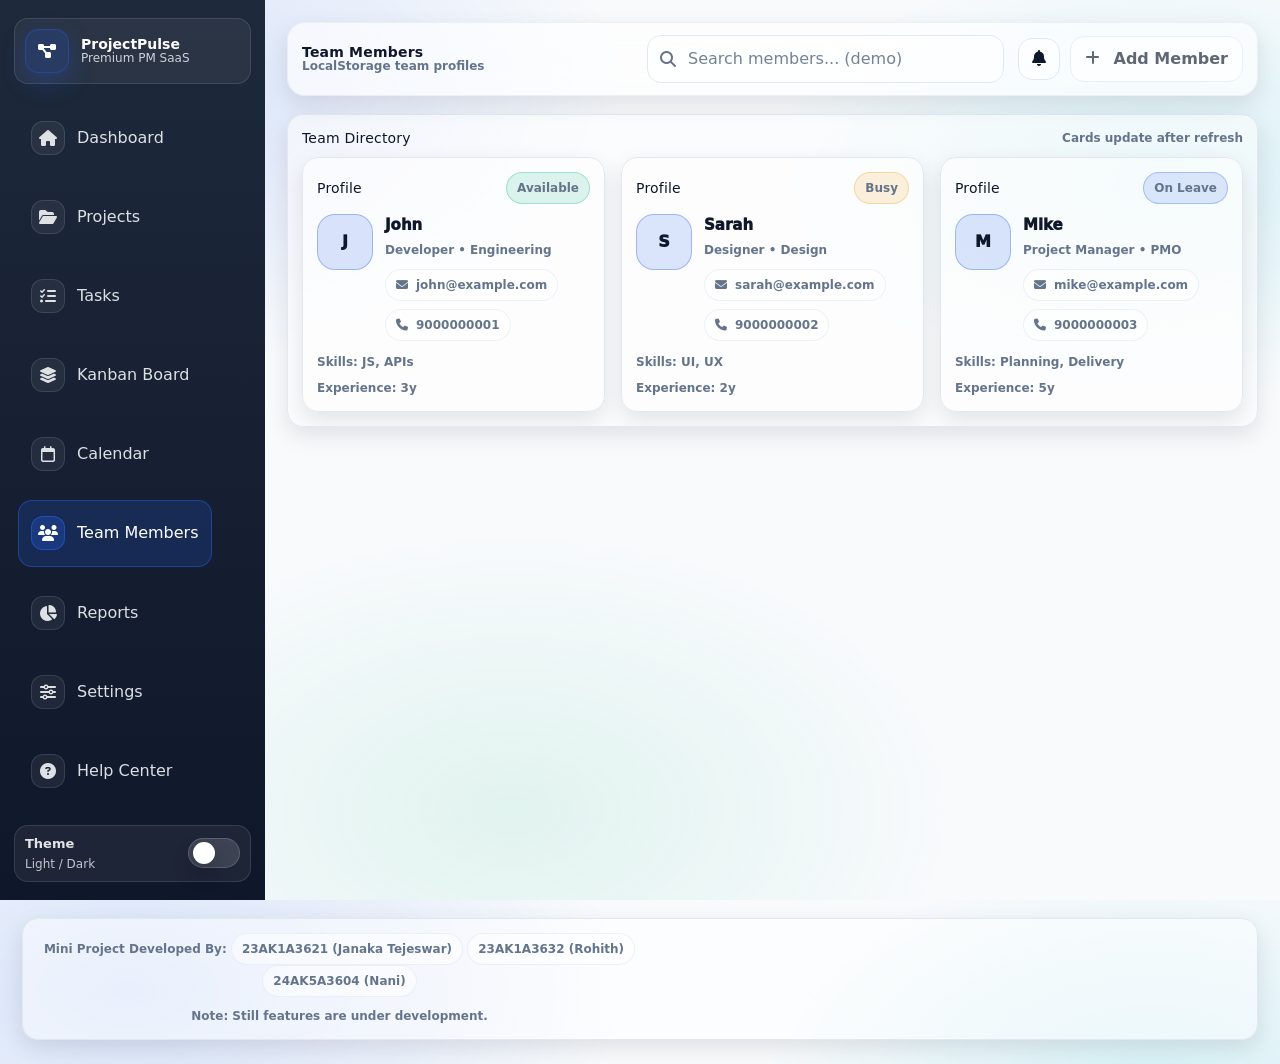
<file: team.html>
<!doctype html>
<html lang="en">
<head>
  <meta charset="utf-8" />
  <meta name="viewport" content="width=device-width, initial-scale=1" />
  <title>Team Members - Project Management System</title>
  <link href="https://cdn.jsdelivr.net/npm/bootstrap@5.3.3/dist/css/bootstrap.min.css" rel="stylesheet">
  <link href="https://cdnjs.cloudflare.com/ajax/libs/font-awesome/6.5.0/css/all.min.css" rel="stylesheet">
  <link rel="stylesheet" href="style.css" />
</head>
<body data-page="team">
  <div class="container-app">
    <aside class="sidebar" id="app_sidebar">
      <div class="brand">
        <div class="logo"><i class="fa-solid fa-diagram-project"></i></div>
        <div class="title">
          <strong>ProjectPulse</strong>
          <span>Premium PM SaaS</span>
        </div>
      </div>

      <div class="nav">
        <div class="item" id="nav_dashboard" data-page="dashboard.html"><div class="ico"><i class="fa-solid fa-house"></i></div><div class="txt">Dashboard</div></div>
        <div class="item" id="nav_projects" data-page="projects.html"><div class="ico"><i class="fa-solid fa-folder-open"></i></div><div class="txt">Projects</div></div>
        <div class="item" id="nav_tasks" data-page="tasks.html"><div class="ico"><i class="fa-solid fa-list-check"></i></div><div class="txt">Tasks</div></div>
        <div class="item" id="nav_kanban" data-page="kanban.html"><div class="ico"><i class="fa-solid fa-layer-group"></i></div><div class="txt">Kanban Board</div></div>
        <div class="item" id="nav_calendar" data-page="calendar.html"><div class="ico"><i class="fa-regular fa-calendar"></i></div><div class="txt">Calendar</div></div>
        <div class="item active" id="nav_team" data-page="team.html"><div class="ico"><i class="fa-solid fa-users"></i></div><div class="txt">Team Members</div></div>
        <div class="item" id="nav_reports" data-page="reports.html"><div class="ico"><i class="fa-solid fa-chart-pie"></i></div><div class="txt">Reports</div></div>
        <div class="item" id="nav_settings" data-page="settings.html"><div class="ico"><i class="fa-solid fa-sliders"></i></div><div class="txt">Settings</div></div>
        <div class="item" id="nav_help" data-page="about.html"><div class="ico"><i class="fa-solid fa-circle-question"></i></div><div class="txt">Help Center</div></div>
      </div>

      <div class="bottom">
        <div class="theme-toggle">
          <div class="label"><strong>Theme</strong><span>Light / Dark</span></div>
          <label class="switch mb-0"><input type="checkbox" id="theme_toggle_checkbox" /><span class="slider"></span></label>
        </div>
      </div>
    </aside>

    <main class="main">
      <div class="topbar">
        <button class="hamburger" id="sidebar_hamburger" aria-label="Toggle sidebar"><i class="fa-solid fa-bars"></i></button>
        <div class="left">
          <div style="display:flex; flex-direction:column; line-height:1.1;">
            <strong style="font-size:14px; letter-spacing:.2px;">Team Members</strong>
            <span style="font-size:12px; color:var(--muted); font-weight:800;">LocalStorage team profiles</span>
          </div>
        </div>
        <div class="search"><i class="fa-solid fa-magnifying-glass"></i><input type="text" placeholder="Search members... (demo)" /></div>
        <div class="right">
          <button class="icon-btn" title="Notifications"><i class="fa-solid fa-bell"></i><span class="badge-dot" id="notif_dot" style="display:none;"></span></button>
          <button class="btn secondary" disabled><i class="fa-solid fa-plus me-2"></i> Add Member</button>
        </div>
      </div>

      <section class="section">
        <div class="panel">
          <div class="hd">
            <h3>Team Directory</h3>
            <span>Cards update after refresh</span>
          </div>
          <div class="body">
            <div class="row g-3" id="team_cards"></div>
          </div>
        </div>
      </section>
    </main>
  </div>

  <script>
    const items = document.querySelectorAll('.sidebar .item[data-page]');
    items.forEach(it => it.addEventListener('click', () => location.href = it.getAttribute('data-page')));
    const hb = document.getElementById('sidebar_hamburger');
    const sb = document.getElementById('app_sidebar');
    if(hb && sb) hb.addEventListener('click', () => sb.classList.toggle('open'));

    function loadMembers(){
      try { return JSON.parse(localStorage.getItem('pms_members') || '[]'); } catch { return []; }
    }

    function renderTeam(){
      const root = document.getElementById('team_cards');
      if(!root) return;
      const members = loadMembers();
      if(members.length===0){
        root.innerHTML = '<div class="list-item"><div class="li-left"><div class="txt"><strong>No members</strong><small>Add demo data from Settings.</small></div></div></div>';
        return;
      }

      const cardHtml = members.map(m => {
        const statusPill = m.status==='Available' ? 'green' : m.status==='Busy' ? 'amber' : m.status==='On Leave' ? 'primary' : 'red';
        const initials = (m.name||'').split(' ').filter(Boolean).slice(0,2).map(x=>x[0]).join('').toUpperCase();
        return `
          <div class="col-12 col-md-6 col-lg-4">
            <div class="panel" style="height:100%;">
              <div class="hd">
                <h3 style="font-size:14px; margin:0;">Profile</h3>
                <span class="pill ${statusPill}" style="padding:6px 10px;">${m.status||'—'}</span>
              </div>
              <div class="body">
                <div style="display:flex; gap:12px; align-items:flex-start;">
                  <div style="width:56px; height:56px; border-radius:18px; display:grid; place-items:center; background: rgba(37,99,235,.16); border:1px solid rgba(37,99,235,.35); font-weight:1000;">${initials||'TM'}</div>
                  <div style="flex:1;">
                    <div style="font-size:15px; font-weight:1000;">${m.name||'—'}</div>
                    <div style="color:var(--muted); font-weight:900; font-size:12px; margin-top:4px;">${m.role||''} • ${m.department||''}</div>
                    <div style="margin-top:10px; display:flex; gap:8px; flex-wrap:wrap;">
                      <span class="kbd"><i class="fa-solid fa-envelope"></i> ${m.email||''}</span>
                      <span class="kbd"><i class="fa-solid fa-phone"></i> ${m.phone||''}</span>
                    </div>
                  </div>
                </div>

                <div style="margin-top:12px; color:var(--muted); font-weight:900; font-size:12px;">
                  Skills: ${(m.skills||[]).slice(0,6).join(', ') || '—'}
                </div>
                <div style="margin-top:8px; color:var(--muted); font-weight:900; font-size:12px;">
                  Experience: ${m.experience||'—'}
                </div>
              </div>
            </div>
          </div>
        `;
      }).join('');

      root.innerHTML = cardHtml;
    }

    window.addEventListener('DOMContentLoaded', renderTeam);
  </script>

  <script src="script.js"></script>

  <footer style="margin-left:0; padding:18px 22px 24px;">
    <div class="panel" style="border-radius:16px; padding:14px 16px; background: rgba(255,255,255,.45);">
<div style="display:flex; flex-wrap:wrap; gap:10px; justify-content:flex-start; align-items:center; padding-left:50%; transform:translateX(-50%);">
        <div style="color:var(--muted); font-weight:900; font-size:12px;">
          Mini Project Developed By:
          <span class="kbd">23AK1A3621 (Janaka Tejeswar)</span>
          <span class="kbd">23AK1A3632 (Rohith)</span>
          <span class="kbd">24AK5A3604 (Nani)</span>
        </div>
        <div style="color:var(--muted); font-weight:900; font-size:12px;">
          Note: Still features are under development.
        </div>
      </div>
    </div>
  </footer>
</body>
</html>
</file>
<file: style.css>
/* Premium SaaS-style glassmorphism + responsive layout */

:root{
  --primary:#2563EB;
  --secondary:#1E293B;
  --accent:#06B6D4;
  --success:#10B981;
  --warning:#F59E0B;
  --danger:#EF4444;

  --bg:#F8FAFC;
  --card:#FFFFFF;

  --text:#0F172A;
  --muted:#64748B;
  --border:#E2E8F0;

  --hover:#3B82F6;

  --shadow: 0 18px 40px rgba(2, 6, 23, .10);
  --shadow2: 0 8px 22px rgba(2, 6, 23, .10);
  --glass: rgba(255,255,255,.65);

  --sidebarW: 265px;
  --radius: 16px;
}

[data-theme="dark"]{
  --bg:#0F172A;
  --card:#1E293B;
  --text:#F8FAFC;
  --muted:#9CA3AF;
  --border: rgba(226,232,240,.18);
  --shadow: 0 18px 40px rgba(0,0,0,.35);
  --shadow2: 0 8px 22px rgba(0,0,0,.30);
  --glass: rgba(30,41,59,.55);
}

*{ box-sizing:border-box; }
html,body{ height:100%; }
body{
  margin:0;
  font-family: ui-sans-serif, system-ui, -apple-system, Segoe UI, Roboto, Helvetica, Arial, "Apple Color Emoji","Segoe UI Emoji";
  color:var(--text);
  background:
    radial-gradient(900px 500px at 10% 10%, rgba(37,99,235,.16), transparent 55%),
    radial-gradient(700px 400px at 90% 20%, rgba(6,182,212,.14), transparent 55%),
    radial-gradient(800px 500px at 40% 90%, rgba(16,185,129,.10), transparent 55%),
    var(--bg);
}

a{ color:inherit; text-decoration:none; }
button, input, select, textarea{ font:inherit; }

.container-app{
  display:flex;
  min-height:100vh;
}

/* Footer alignment for all pages */
footer{ margin-left:0; padding:18px 22px 24px; }
footer{ text-align:center; }
footer .panel > div{ display:flex; justify-content:center !important; width:100%; margin-left:0; transform:none; padding-left:0; }




.sidebar{
  width:var(--sidebarW);
  position:fixed;
  top:0; left:0;
  height:100vh;
  background: linear-gradient(180deg, rgba(30,41,59,1) 0%, rgba(15,23,42,1) 100%);
  padding:18px 14px;
  display:flex;
  flex-direction:column;
  gap:14px;
  z-index:1000;
  transition: transform .25s ease;
}

.brand{
  display:flex;
  align-items:center;
  gap:12px;
  padding:10px 10px;
  border-radius:14px;
  background: rgba(255,255,255,.06);
  border:1px solid rgba(226,232,240,.12);
}

.brand .logo{
  width:44px;height:44px;border-radius:14px;
  display:grid;place-items:center;
  background: rgba(37,99,235,.18);
  border:1px solid rgba(37,99,235,.35);
  color:#fff;
  box-shadow: 0 10px 25px rgba(37,99,235,.25);
}

.brand .title{
  display:flex; flex-direction:column; line-height:1.1;
}
.brand .title strong{ color:#fff; font-size:14px; }
.brand .title span{ color: rgba(248,250,252,.8); font-size:12px; }

.nav{
  flex:1;
  overflow:auto;
  padding-right:6px;
}
.nav::-webkit-scrollbar{ width:6px; }
.nav::-webkit-scrollbar-thumb{ background: rgba(226,232,240,.15); border-radius:10px; }

.nav .item{
  display:flex; align-items:center; gap:12px;
  padding:12px 12px;
  border-radius:14px;
  color: rgba(248,250,252,.88);
  margin:6px 4px;
  border:1px solid transparent;
  transition: background .2s ease, border-color .2s ease, transform .2s ease;
  cursor:pointer;
  user-select:none;
}
.nav .item:hover{
  background: rgba(255,255,255,.06);
  border-color: rgba(226,232,240,.12);
  transform: translateY(-1px);
}
.nav .item.active{
  background: rgba(37,99,235,.18);
  border-color: rgba(37,99,235,.45);
  color:#fff;
}
.nav .item .ico{
  width:34px;height:34px;border-radius:12px;
  display:grid;place-items:center;
  background: rgba(255,255,255,.06);
  border:1px solid rgba(226,232,240,.12);
  transition: transform .2s ease, background .2s ease, border-color .2s ease;
}
.nav .item.active .ico{
  background: rgba(37,99,235,.28);
  border-color: rgba(37,99,235,.55);
}
.nav .item.active .ico i{ color:#fff; }

.sidebar .bottom{
  padding:8px 10px;
  border-radius:14px;
  background: rgba(255,255,255,.06);
  border:1px solid rgba(226,232,240,.12);
}
.theme-toggle{
  display:flex; align-items:center; justify-content:space-between; gap:10px;
  color: rgba(248,250,252,.9);
}
.theme-toggle .label{
  display:flex; flex-direction:column; gap:2px;
}
.theme-toggle .label strong{ font-size:13px; }
.theme-toggle .label span{ font-size:12px; color: rgba(248,250,252,.75); }

.switch{
  position:relative;
  width:52px;height:30px;
}
.switch input{ display:none; }
.slider{
  position:absolute; inset:0;
  background: rgba(255,255,255,.14);
  border:1px solid rgba(226,232,240,.18);
  border-radius:999px;
  transition: background .2s ease;
}
.slider:before{
  content:"";
  position:absolute;
  height:22px;width:22px;
  left:4px; top:3px;
  background:#fff;
  border-radius:50%;
  transition: transform .2s ease, background .2s ease;
  box-shadow: 0 10px 20px rgba(0,0,0,.25);
}
.switch input:checked + .slider{
  background: rgba(37,99,235,.35);
  border-color: rgba(37,99,235,.55);
}
.switch input:checked + .slider:before{
  transform: translateX(22px);
  background:#fff;
}

/* Main layout */
.main{
  margin-left:var(--sidebarW);
  width:calc(100% - var(--sidebarW));
  padding:22px 22px 80px;
}

.topbar{
  position:sticky;
  top:0;
  z-index:999;
  background: rgba(255,255,255,.65);
  backdrop-filter: blur(12px);
  border:1px solid rgba(226,232,240,.6);
  border-radius:18px;
  box-shadow: var(--shadow2);
  padding:12px 14px;
  display:flex;
  align-items:center;
  gap:14px;
}

[data-theme="dark"] .topbar{
  background: rgba(30,41,59,.62);
  border-color: rgba(226,232,240,.14);
}

.topbar .left{
  flex:1;
  display:flex;
  align-items:center;
  gap:14px;
}
.hamburger{
  display:none;
  width:42px;height:42px;
  border-radius:14px;
  border:1px solid rgba(226,232,240,.5);
  background: rgba(255,255,255,.55);
  cursor:pointer;
  transition: transform .2s ease, background .2s ease, border-color .2s ease;
}
[data-theme="dark"] .hamburger{
  background: rgba(30,41,59,.55);
  border-color: rgba(226,232,240,.16);
}
.hamburger:hover{ transform: translateY(-1px); background: rgba(255,255,255,.8); }
[data-theme="dark"] .hamburger:hover{ background: rgba(30,41,59,.8); }
.hamburger i{ color:var(--text); }

.search{
  display:flex;
  align-items:center;
  gap:10px;
  padding:10px 12px;
  border-radius:14px;
  border:1px solid var(--border);
  background: rgba(255,255,255,.55);
  flex:1;
  min-width:260px;
}
[data-theme="dark"] .search{ background: rgba(30,41,59,.55); }
.search i{ color: var(--muted); }
.search input{
  border:none; outline:none; background:transparent;
  width:100%;
  color:var(--text);
}
.search input::placeholder{ color: rgba(100,116,139,.9); }

.topbar .right{
  display:flex; align-items:center; gap:10px;
}
.icon-btn{
  width:42px;height:42px;
  border-radius:14px;
  border:1px solid var(--border);
  background: rgba(255,255,255,.55);
  cursor:pointer;
  position:relative;
  transition: transform .2s ease, background .2s ease, border-color .2s ease;
}
[data-theme="dark"] .icon-btn{ background: rgba(30,41,59,.55); }
.icon-btn:hover{ transform: translateY(-1px) scale(1.02); background: rgba(255,255,255,.85); border-color: rgba(37,99,235,.35); }
[data-theme="dark"] .icon-btn:hover{ background: rgba(30,41,59,.85); }
.icon-btn i{ color:var(--text); }
.badge-dot{
  position:absolute;
  top:8px; right:8px;
  width:10px;height:10px;border-radius:50%;
  background: var(--danger);
  border:2px solid rgba(248,250,252,1);
}

.quick-btns{
  display:flex; gap:10px;
}
.btn{
  border:none;
  background: var(--secondary);
  color:#fff;
  padding:10px 14px;
  border-radius:14px;
  cursor:pointer;
  font-weight:700;
  transition: transform .18s ease, filter .18s ease, background .18s ease;
  box-shadow: 0 8px 22px rgba(2,6,23,.10);
}
.btn:hover{ transform: scale(1.03) translateY(-1px); filter: brightness(1.05); }
.btn.primary{ background: var(--primary); }
.btn.secondary{ background: var(--card); color:var(--text); border:1px solid var(--border); box-shadow:none; }
.btn.success{ background: var(--success); }
.btn.danger{ background: var(--danger); }

.section{
  margin-top:18px;
}

.grid{
  display:grid;
  gap:14px;
}

.dashboard-cards{
  grid-template-columns: repeat(12, 1fr);
}
.stat-card{
  grid-column: span 3;
  padding:14px;
  border-radius: var(--radius);
  background: var(--glass);
  border:1px solid var(--border);
  box-shadow: var(--shadow2);
  position:relative;
  overflow:hidden;
  transform: translateZ(0);
  transition: transform .22s ease, box-shadow .22s ease, border-color .22s ease;
  min-height:118px;
}
.stat-card:hover{
  transform: translateY(-4px);
  border-color: rgba(37,99,235,.28);
  box-shadow: var(--shadow);
}
.stat-card .row{
  display:flex; align-items:flex-start; justify-content:space-between; gap:10px;
}
.stat-card .left{
  display:flex; gap:12px; align-items:center;
}
.icon-box{
  width:48px;height:48px;
  border-radius:16px;
  display:grid; place-items:center;
  border:1px solid rgba(37,99,235,.25);
  background: rgba(37,99,235,.14);
}
.stat-card.total .icon-box{ background: rgba(37,99,235,.16); border-color: rgba(37,99,235,.35); }
.stat-card.active .icon-box{ background: rgba(6,182,212,.16); border-color: rgba(6,182,212,.35); }
.stat-card.completed .icon-box{ background: rgba(16,185,129,.16); border-color: rgba(16,185,129,.35); }
.stat-card.delayed .icon-box{ background: rgba(239,68,68,.16); border-color: rgba(239,68,68,.35); }
.stat-card.pending .icon-box{ background: rgba(245,158,11,.16); border-color: rgba(245,158,11,.35); }

.icon-box i{ color:var(--text); }
.stat-card .meta{
  display:flex; flex-direction:column; gap:6px;
}
.stat-card .meta .k{
  font-size:12px;
  color: var(--muted);
  font-weight:700;
  letter-spacing:.2px;
}
.stat-card .meta .v{
  font-size:26px;
  font-weight:900;
  letter-spacing:-.5px;
}
.progress{
  margin-top:10px;
  display:flex; align-items:center; gap:10px;
}
.progress .bar{
  flex:1;
  height:8px;
  background: rgba(2,6,23,.08);
  border-radius:999px;
  overflow:hidden;
}
[data-theme="dark"] .progress .bar{ background: rgba(255,255,255,.10); }
.progress .bar > span{
  display:block; height:100%;
  width: 0%;
  background: linear-gradient(90deg, rgba(37,99,235,1), rgba(6,182,212,1));
  border-radius:999px;
  transition: width .8s ease;
}
.progress .pct{
  font-weight:800;
  font-size:12px;
  color: var(--muted);
  min-width:46px;
  text-align:right;
}

/* cards for panels */
.panel{
  background: rgba(255,255,255,.55);
  border:1px solid var(--border);
  border-radius: var(--radius);
  box-shadow: var(--shadow2);
  overflow:hidden;
}
[data-theme="dark"] .panel{ background: rgba(30,41,59,.55); }
.panel .hd{
  padding:14px 14px 10px;
  display:flex; align-items:center; justify-content:space-between; gap:12px;
}
.panel .hd h3{
  margin:0;
  font-size:14px;
  letter-spacing:.2px;
}
.panel .hd span{
  color:var(--muted);
  font-size:12px;
  font-weight:700;
}
.panel .body{ padding:0 14px 14px; }

.list{
  display:flex; flex-direction:column; gap:10px;
}
.list-item{
  display:flex; align-items:flex-start; justify-content:space-between; gap:12px;
  padding:12px 12px;
  border-radius:14px;
  background: rgba(255,255,255,.45);
  border:1px solid rgba(226,232,240,.55);
  transition: transform .2s ease, border-color .2s ease;
}
[data-theme="dark"] .list-item{ background: rgba(15,23,42,.25); border-color: rgba(226,232,240,.10); }
.list-item:hover{ transform: translateY(-2px); border-color: rgba(37,99,235,.28); }
.li-left{
  display:flex; gap:12px; align-items:flex-start;
}
.pill{
  padding:8px 10px;
  border-radius:999px;
  font-weight:900;
  font-size:12px;
  border:1px solid rgba(226,232,240,.6);
}
.pill.primary{ background: rgba(37,99,235,.14); color: var(--primary); border-color: rgba(37,99,235,.30); }
.pill.cyan{ background: rgba(6,182,212,.14); color: var(--accent); border-color: rgba(6,182,212,.30); }
.pill.green{ background: rgba(16,185,129,.14); color: var(--success); border-color: rgba(16,185,129,.30); }
.pill.amber{ background: rgba(245,158,11,.14); color: var(--warning); border-color: rgba(245,158,11,.30); }
.pill.red{ background: rgba(239,68,68,.14); color: var(--danger); border-color: rgba(239,68,68,.30); }
.li-left .txt{
  display:flex; flex-direction:column; gap:5px;
}
.li-left .txt strong{ font-size:13px; }
.li-left .txt small{ color: var(--muted); font-weight:700; }
.li-right{
  color: var(--muted);
  font-size:12px;
  font-weight:800;
}

/* table */
.table-wrap{
  overflow:auto;
  border-radius:14px;
  border:1px solid rgba(226,232,240,.55);
}
[data-theme="dark"] .table-wrap{ border-color: rgba(226,232,240,.10); }
table{
  width:100%;
  border-collapse:separate;
  border-spacing:0;
  min-width:720px;
}
thead th{
  position:sticky; top:0;
  background: rgba(255,255,255,.75);
  backdrop-filter: blur(10px);
  z-index:1;
  color: var(--muted);
  font-size:12px;
  text-align:left;
  padding:12px 12px;
  border-bottom:1px solid rgba(226,232,240,.6);
}
[data-theme="dark"] thead th{ background: rgba(30,41,59,.80); border-bottom-color: rgba(226,232,240,.14); }
tbody td{
  padding:12px 12px;
  border-bottom:1px solid rgba(226,232,240,.55);
  background: rgba(255,255,255,.40);
}
[data-theme="dark"] tbody td{ background: rgba(15,23,42,.18); border-bottom-color: rgba(226,232,240,.10); }
tbody tr:nth-child(even) td{
  background: rgba(241,245,249,.80);
}
[data-theme="dark"] tbody tr:nth-child(even) td{
  background: rgba(15,23,42,.30);
}
tbody tr:hover td{
  background: #F1F5F9;
}
[data-theme="dark"] tbody tr:hover td{
  background: rgba(59,130,246,.18);
}
.row-actions{
  display:flex; gap:8px; justify-content:flex-end;
}
.sm-btn{
  border-radius:12px;
  padding:8px 10px;
  border:1px solid rgba(226,232,240,.65);
  background: rgba(255,255,255,.55);
  cursor:pointer;
  transition: transform .18s ease, border-color .18s ease, background .18s ease;
  font-weight:900;
  font-size:12px;
}
[data-theme="dark"] .sm-btn{ background: rgba(30,41,59,.55); border-color: rgba(226,232,240,.16); }
.sm-btn:hover{ transform: translateY(-1px); border-color: rgba(37,99,235,.35); background: rgba(255,255,255,.85); }
[data-theme="dark"] .sm-btn:hover{ background: rgba(30,41,59,.85); }

.modal-backdrop{
  position:fixed; inset:0;
  background: rgba(2,6,23,.55);
  z-index:2000;
  display:none;
  align-items:center;
  justify-content:center;
  padding:18px;
}
.modal-backdrop.show{ display:flex; }
.modal{
  width:min(880px, 100%);
  background: rgba(255,255,255,.72);
  backdrop-filter: blur(14px);
  border:1px solid rgba(226,232,240,.65);
  border-radius: 18px;
  box-shadow: var(--shadow);
  overflow:hidden;
}
[data-theme="dark"] .modal{
  background: rgba(30,41,59,.72);
  border-color: rgba(226,232,240,.14);
}
.modal .mhd{
  padding:14px 16px;
  display:flex; align-items:center; justify-content:space-between; gap:12px;
  border-bottom:1px solid rgba(226,232,240,.55);
}
[data-theme="dark"] .modal .mhd{
  border-bottom-color: rgba(226,232,240,.12);
}
.modal .mhd h2{ margin:0; font-size:15px; }
.modal .mhd .close{
  width:40px;height:40px;border-radius:14px;
  border:1px solid rgba(226,232,240,.65);
  background: rgba(255,255,255,.55);
  cursor:pointer;
}
[data-theme="dark"] .modal .mhd .close{ background: rgba(30,41,59,.55); border-color: rgba(226,232,240,.16); }
.modal .mhd .close:hover{ border-color: rgba(37,99,235,.35); }
.modal .mbd{ padding:16px; }

.form-grid{
  display:grid;
  grid-template-columns: repeat(12, 1fr);
  gap:12px;
}
.field{
  grid-column: span 6;
  display:flex; flex-direction:column; gap:8px;
}
.field.full{ grid-column: span 12; }
.field label{
  font-size:12px;
  color: var(--muted);
  font-weight:900;
}
.field input, .field select, .field textarea{
  border-radius:14px;
  border:1px solid rgba(226,232,240,.65);
  background: rgba(255,255,255,.55);
  padding:10px 12px;
  outline:none;
}
[data-theme="dark"] .field input, 
[data-theme="dark"] .field select, 
[data-theme="dark"] .field textarea{
  background: rgba(15,23,42,.18);
  border-color: rgba(226,232,240,.12);
  color:var(--text);
}
.field textarea{ min-height:90px; resize:vertical; }
.modal .mft{
  padding:14px 16px;
  border-top:1px solid rgba(226,232,240,.55);
  display:flex; gap:10px; justify-content:flex-end; flex-wrap:wrap;
}
[data-theme="dark"] .modal .mft{ border-top-color: rgba(226,232,240,.12); }

.kbd{
  display:inline-flex; gap:8px; align-items:center;
  padding:6px 10px; border-radius:999px;
  border:1px solid rgba(226,232,240,.6);
  background: rgba(255,255,255,.5);
  color: var(--muted);
  font-weight:900; font-size:12px;
}

/* Kanban */
.kanban{
  display:grid;
  grid-template-columns: repeat(12, 1fr);
  gap:14px;
}
.col{
  grid-column: span 4;
  border-radius: var(--radius);
  background: rgba(255,255,255,.40);
  border:1px solid rgba(226,232,240,.55);
  overflow:hidden;
  box-shadow: var(--shadow2);
  min-height: 420px;
}
[data-theme="dark"] .col{
  background: rgba(30,41,59,.40);
  border-color: rgba(226,232,240,.10);
}
.col .chead{
  padding:12px 12px;
  display:flex; align-items:center; justify-content:space-between; gap:10px;
  border-bottom:1px solid rgba(226,232,240,.45);
}
[data-theme="dark"] .col .chead{ border-bottom-color: rgba(226,232,240,.10); }
.col .chead strong{
  display:flex; align-items:center; gap:10px;
  font-size:13px;
}
.dot{
  width:12px;height:12px;border-radius:50%;
  background: var(--primary);
  box-shadow: 0 10px 20px rgba(37,99,235,.35);
}
.col.todo .dot{ background: #94A3B8; box-shadow: 0 10px 20px rgba(148,163,184,.35); }
.col.inprog .dot{ background: var(--primary); }
.col.review .dot{ background: var(--accent); box-shadow: 0 10px 20px rgba(6,182,212,.35); }
.col.testing .dot{ background: var(--warning); box-shadow: 0 10px 20px rgba(245,158,11,.35); }
.col.done .dot{ background: var(--success); box-shadow: 0 10px 20px rgba(16,185,129,.35); }

.col .tbody{
  padding:12px;
  display:flex; flex-direction:column; gap:10px;
}
.task-card{
  border-radius:16px;
  padding:12px;
  background: rgba(255,255,255,.65);
  border:1px solid rgba(226,232,240,.65);
  box-shadow: 0 12px 28px rgba(2,6,23,.08);
  cursor: grab;
  transition: transform .18s ease, border-color .18s ease, box-shadow .18s ease;
}
[data-theme="dark"] .task-card{
  background: rgba(15,23,42,.28);
  border-color: rgba(226,232,240,.12);
}
.task-card:hover{
  transform: translateY(-3px);
  border-color: rgba(37,99,235,.35);
  box-shadow: var(--shadow2);
}
.task-card.dragging{
  opacity:.65;
  transform: scale(.98);
  border-style:dashed;
}
.task-card .t-top{
  display:flex; align-items:flex-start; justify-content:space-between; gap:10px;
}
.task-card .name{ font-weight:1000; font-size:14px; line-height:1.25; }
.task-card .sub{
  margin-top:8px;
  color: var(--muted);
  font-size:12px;
  font-weight:800;
  display:flex; gap:8px; flex-wrap:wrap;
}
.task-card .pri{
  padding:6px 10px;
  border-radius:999px;
  font-weight:1000;
  font-size:12px;
  border:1px solid rgba(226,232,240,.6);
  background: rgba(255,255,255,.55);
}
.task-card .pri.low{ color: #64748B; background: rgba(100,116,139,.14); border-color: rgba(100,116,139,.30); }
.task-card .pri.medium{ color: #2563EB; background: rgba(37,99,235,.14); border-color: rgba(37,99,235,.30); }
.task-card .pri.high{ color: var(--warning); background: rgba(245,158,11,.14); border-color: rgba(245,158,11,.30); }
.task-card .pri.critical{ color: var(--danger); background: rgba(239,68,68,.14); border-color: rgba(239,68,68,.30); }

.task-card .bottom{
  margin-top:10px;
  display:flex; align-items:center; justify-content:space-between; gap:10px;
}
.small-badge{
  padding:7px 10px;
  border-radius:999px;
  font-size:12px;
  font-weight:1000;
  border:1px solid rgba(226,232,240,.65);
  background: rgba(255,255,255,.55);
  color: var(--muted);
}
.small-badge.todo{ color: #475569; background: rgba(148,163,184,.14); border-color: rgba(148,163,184,.30); }
.small-badge.inprogress{ color: var(--primary); background: rgba(37,99,235,.14); border-color: rgba(37,99,235,.30); }
.small-badge.review{ color: var(--accent); background: rgba(6,182,212,.14); border-color: rgba(6,182,212,.30); }
.small-badge.testing{ color: var(--warning); background: rgba(245,158,11,.14); border-color: rgba(245,158,11,.30); }
.small-badge.completed{ color: var(--success); background: rgba(16,185,129,.14); border-color: rgba(16,185,129,.30); }

.drop-target{
  outline: 2px dashed rgba(37,99,235,.5);
  outline-offset: -6px;
  background: rgba(37,99,235,.06);
}

/* Responsive */
@media (max-width: 1100px){
  .stat-card{ grid-column: span 6; }
}
@media (max-width: 980px){
  .main{ margin-left:0; width:100%; padding:18px 14px 70px; }
  .sidebar{
    transform: translateX(-110%);
    transition: transform .25s ease;
  }
  .sidebar.open{
    transform: translateX(0);
    width: 270px;
  }
  .hamburger{ display:block; }
}
</file>
